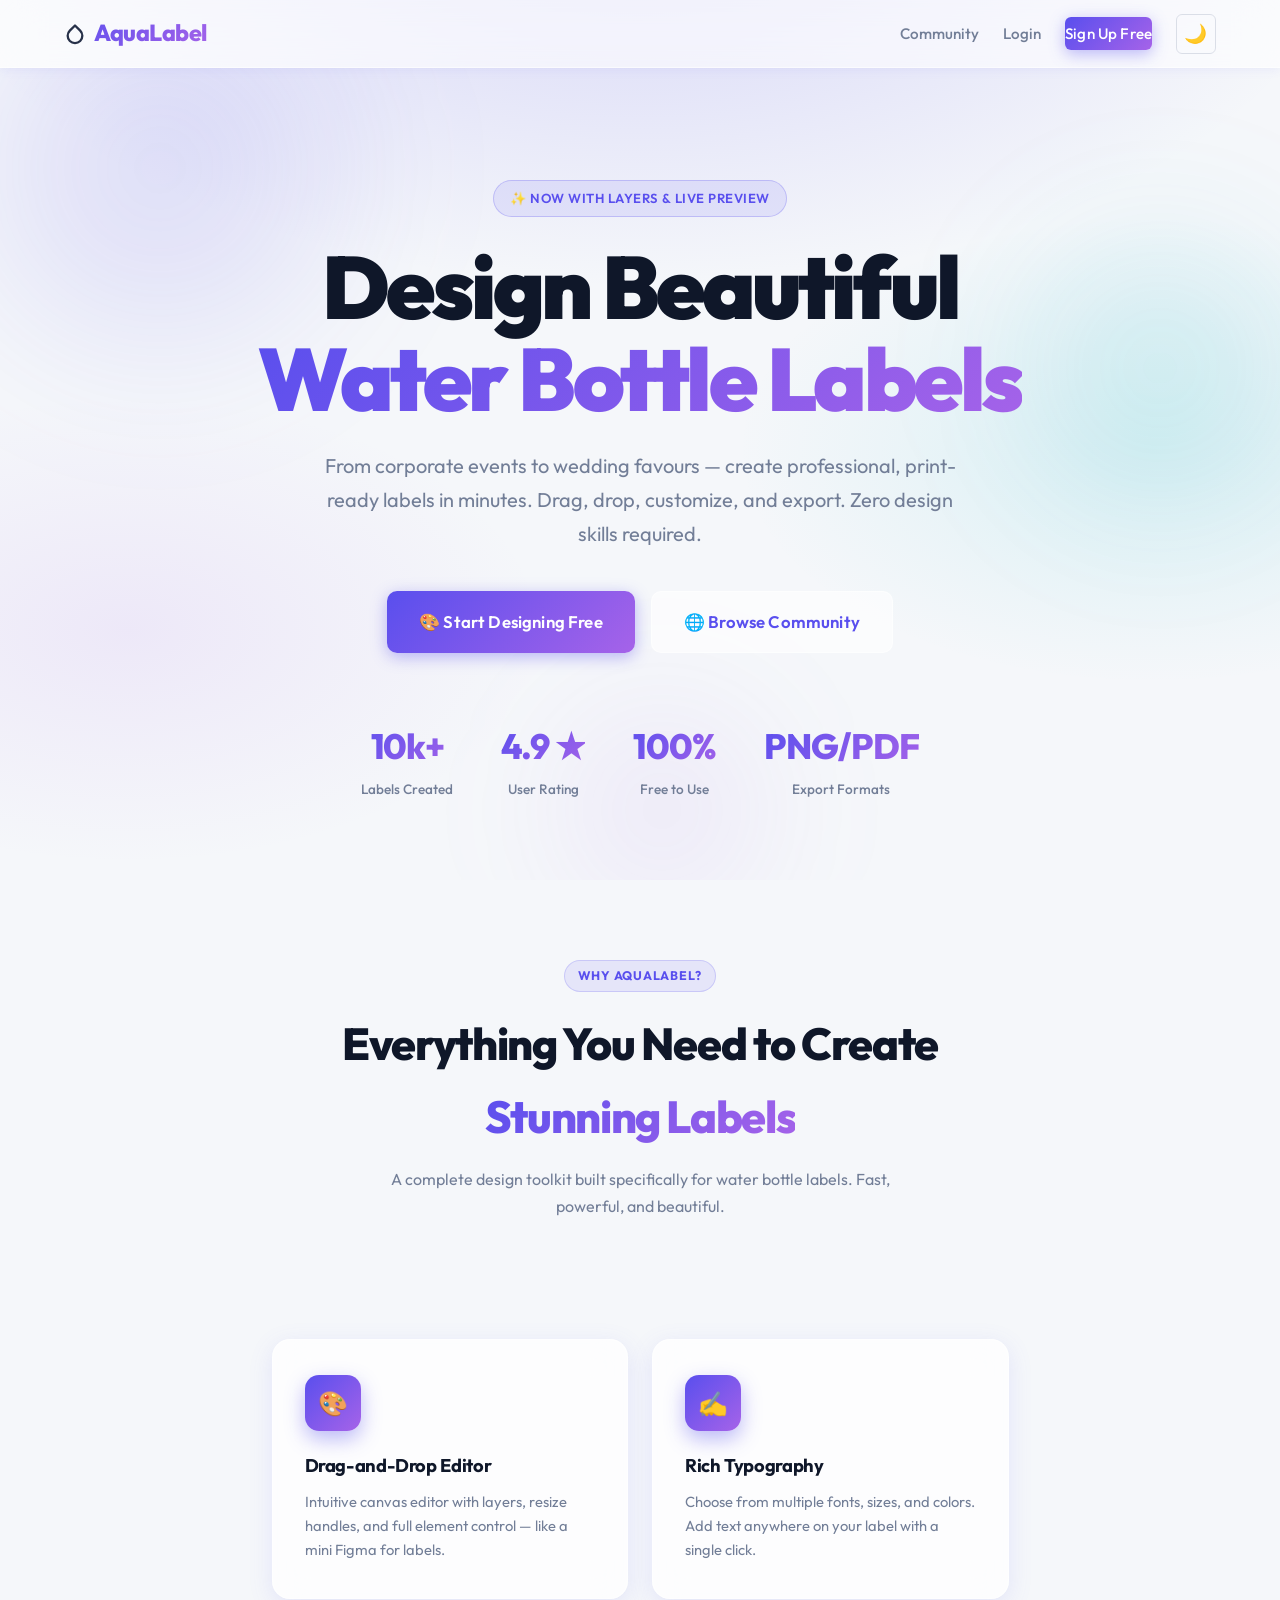
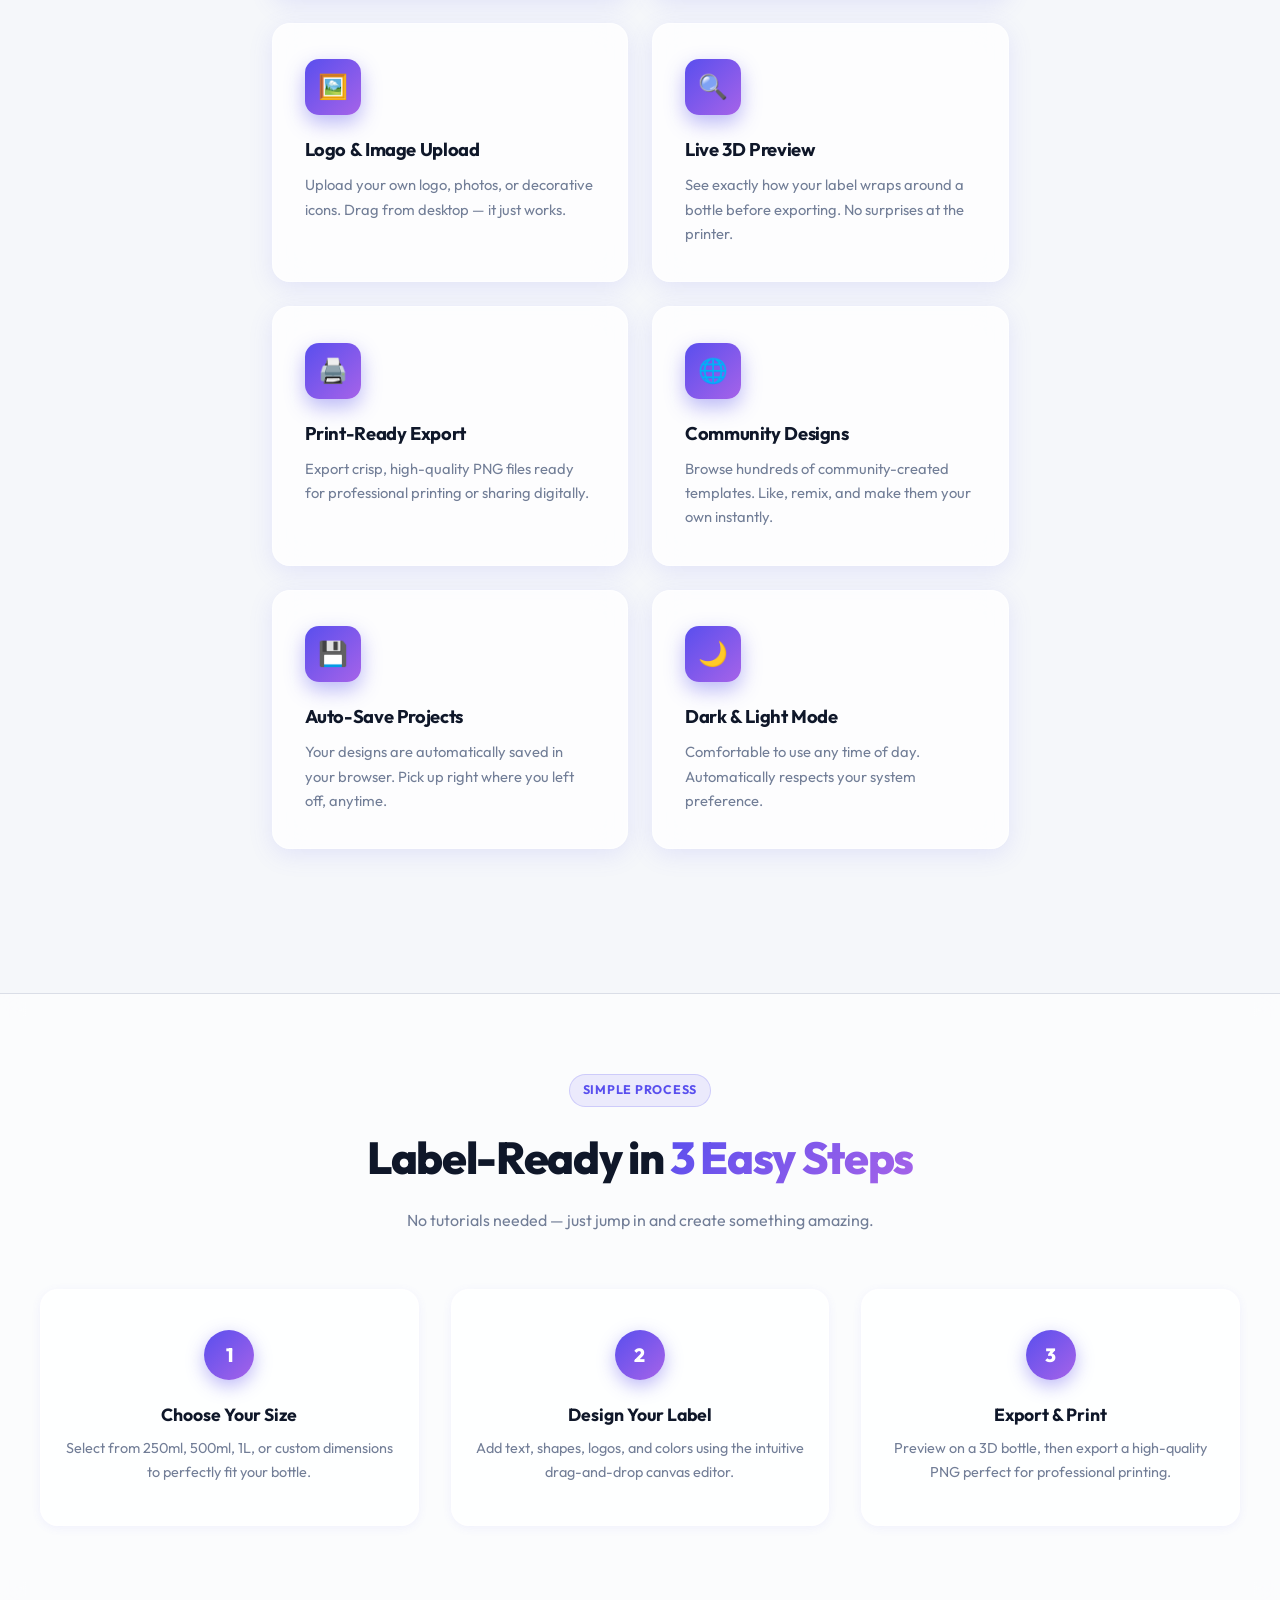
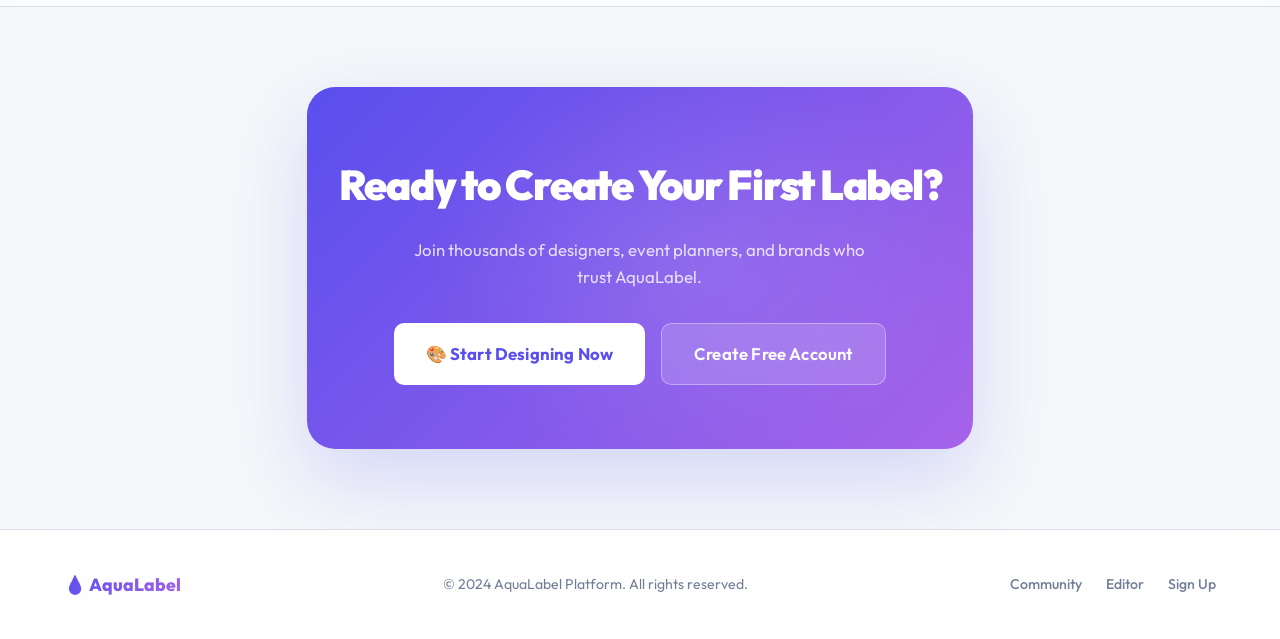
<file: index.html>
<!DOCTYPE html>
<html lang="en">
<head>
  <meta charset="UTF-8" />
  <meta name="viewport" content="width=device-width, initial-scale=1.0" />
  <title>AquaLabel — Design Beautiful Water Bottle Labels</title>
  <meta name="description" content="AquaLabel lets you create stunning custom water bottle labels in minutes. Drag-and-drop editor, rich templates, and instant PNG export. No design skills required." />
  <link rel="stylesheet" href="css/style.css" />
  <link rel="preconnect" href="https://fonts.googleapis.com" />
  <link rel="preconnect" href="https://fonts.gstatic.com" crossorigin />
  <link href="https://fonts.googleapis.com/css2?family=Outfit:wght@300;400;500;600;700;800;900&display=swap" rel="stylesheet" />
  <script>
    (function () {
      const t = localStorage.getItem("theme");
      const d = window.matchMedia("(prefers-color-scheme: dark)").matches;
      if (t === "dark" || (!t && d)) document.documentElement.setAttribute("data-theme", "dark");
    })();
  </script>
</head>
<body>
  <!-- NAVBAR rendered by main.js -->

  <!-- ── HERO ── -->
  <header class="hero">
    <div class="hero-orb hero-orb-1"></div>
    <div class="hero-orb hero-orb-2"></div>
    <div class="hero-orb hero-orb-3"></div>

    <div class="container">
      <div class="hero-badge">✨ Now with Layers & Live Preview</div>

      <h1>
        Design Beautiful<br />
        <span class="highlight">Water Bottle Labels</span>
      </h1>

      <p class="hero-desc">
        From corporate events to wedding favours — create professional,
        print-ready labels in minutes. Drag, drop, customize, and export.
        Zero design skills required.
      </p>

      <div class="hero-cta">
        <a href="pages/design.html" class="btn btn-primary btn-lg">
          🎨 Start Designing Free
        </a>
        <a href="pages/community.html" class="btn btn-outline btn-lg">
          🌐 Browse Community
        </a>
      </div>

      <!-- Stats -->
      <div class="hero-stats">
        <div class="hero-stat-item">
          <div class="hero-stat-value">10k+</div>
          <div class="hero-stat-label">Labels Created</div>
        </div>
        <div class="hero-stat-item">
          <div class="hero-stat-value">4.9 ★</div>
          <div class="hero-stat-label">User Rating</div>
        </div>
        <div class="hero-stat-item">
          <div class="hero-stat-value">100%</div>
          <div class="hero-stat-label">Free to Use</div>
        </div>
        <div class="hero-stat-item">
          <div class="hero-stat-value">PNG/PDF</div>
          <div class="hero-stat-label">Export Formats</div>
        </div>
      </div>
    </div>
  </header>

  <!-- ── FEATURES ── -->
  <section class="container section-pad">
    <div class="section-header">
      <div class="section-tag">Why AquaLabel?</div>
      <h2>Everything You Need to Create<br /><span class="text-gradient">Stunning Labels</span></h2>
      <p>A complete design toolkit built specifically for water bottle labels. Fast, powerful, and beautiful.</p>
    </div>

    <div class="features-grid">
      <div class="feature-card" style="animation-delay: 0.05s;">
        <div class="feature-icon-wrap">🎨</div>
        <h3>Drag-and-Drop Editor</h3>
        <p>Intuitive canvas editor with layers, resize handles, and full element control — like a mini Figma for labels.</p>
      </div>
      <div class="feature-card" style="animation-delay: 0.12s;">
        <div class="feature-icon-wrap">✍️</div>
        <h3>Rich Typography</h3>
        <p>Choose from multiple fonts, sizes, and colors. Add text anywhere on your label with a single click.</p>
      </div>
      <div class="feature-card" style="animation-delay: 0.19s;">
        <div class="feature-icon-wrap">🖼️</div>
        <h3>Logo & Image Upload</h3>
        <p>Upload your own logo, photos, or decorative icons. Drag from desktop — it just works.</p>
      </div>
      <div class="feature-card" style="animation-delay: 0.26s;">
        <div class="feature-icon-wrap">🔍</div>
        <h3>Live 3D Preview</h3>
        <p>See exactly how your label wraps around a bottle before exporting. No surprises at the printer.</p>
      </div>
      <div class="feature-card" style="animation-delay: 0.33s;">
        <div class="feature-icon-wrap">🖨️</div>
        <h3>Print-Ready Export</h3>
        <p>Export crisp, high-quality PNG files ready for professional printing or sharing digitally.</p>
      </div>
      <div class="feature-card" style="animation-delay: 0.40s;">
        <div class="feature-icon-wrap">🌐</div>
        <h3>Community Designs</h3>
        <p>Browse hundreds of community-created templates. Like, remix, and make them your own instantly.</p>
      </div>
      <div class="feature-card" style="animation-delay: 0.47s;">
        <div class="feature-icon-wrap">💾</div>
        <h3>Auto-Save Projects</h3>
        <p>Your designs are automatically saved in your browser. Pick up right where you left off, anytime.</p>
      </div>
      <div class="feature-card" style="animation-delay: 0.54s;">
        <div class="feature-icon-wrap">🌙</div>
        <h3>Dark & Light Mode</h3>
        <p>Comfortable to use any time of day. Automatically respects your system preference.</p>
      </div>
    </div>
  </section>

  <!-- ── HOW IT WORKS ── -->
  <section style="background: var(--glass-bg); backdrop-filter: blur(12px); border-top: 1px solid var(--border); border-bottom: 1px solid var(--border);">
    <div class="container section-pad">
      <div class="section-header">
        <div class="section-tag">Simple Process</div>
        <h2>Label-Ready in <span class="text-gradient">3 Easy Steps</span></h2>
        <p>No tutorials needed — just jump in and create something amazing.</p>
      </div>

      <div class="steps-grid">
        <div class="step-card" style="animation-delay: 0.05s;">
          <div class="step-number">1</div>
          <h3>Choose Your Size</h3>
          <p>Select from 250ml, 500ml, 1L, or custom dimensions to perfectly fit your bottle.</p>
        </div>
        <div class="step-card" style="animation-delay: 0.15s;">
          <div class="step-number">2</div>
          <h3>Design Your Label</h3>
          <p>Add text, shapes, logos, and colors using the intuitive drag-and-drop canvas editor.</p>
        </div>
        <div class="step-card" style="animation-delay: 0.25s;">
          <div class="step-number">3</div>
          <h3>Export & Print</h3>
          <p>Preview on a 3D bottle, then export a high-quality PNG perfect for professional printing.</p>
        </div>
      </div>
    </div>
  </section>

  <!-- ── FINAL CTA ── -->
  <section class="container section-pad" style="text-align: center;">
    <div style="background: var(--gradient-primary); border-radius: var(--radius-xl); padding: 4rem 2rem; position: relative; overflow: hidden; box-shadow: var(--shadow-xl);">
      <div style="position: absolute; inset: 0; background: radial-gradient(ellipse 60% 80% at 60% 50%, rgba(255,255,255,0.1) 0%, transparent 70%); pointer-events: none;"></div>
      <div style="position: relative; z-index: 1;">
        <h2 style="font-size: clamp(1.6rem, 4vw, 2.6rem); font-weight: 900; color: white; letter-spacing: -0.03em; margin-bottom: 1rem;">
          Ready to Create Your First Label?
        </h2>
        <p style="color: rgba(255,255,255,0.80); font-size: 1.05rem; max-width: 480px; margin: 0 auto 2rem;">
          Join thousands of designers, event planners, and brands who trust AquaLabel.
        </p>
        <div style="display: flex; gap: 1rem; justify-content: center; flex-wrap: wrap;">
          <a href="pages/design.html" class="btn btn-lg" style="background: white; color: var(--primary); font-weight: 700;">
            🎨 Start Designing Now
          </a>
          <a href="pages/signup.html" class="btn btn-lg" style="background: rgba(255,255,255,0.15); color: white; border: 1.5px solid rgba(255,255,255,0.35); backdrop-filter: blur(8px);">
            Create Free Account
          </a>
        </div>
      </div>
    </div>
  </section>

  <!-- FOOTER -->
  <footer>
    <div class="container">
      <div class="footer-content">
        <span class="footer-logo">💧 AquaLabel</span>
        <p>© 2024 AquaLabel Platform. All rights reserved.</p>
        <div class="footer-links">
          <a href="pages/community.html">Community</a>
          <a href="pages/design.html">Editor</a>
          <a href="pages/signup.html">Sign Up</a>
        </div>
      </div>
    </div>
  </footer>

  <script src="js/main.js"></script>

  <!-- Scroll-reveal animation for cards -->
  <script>
    const observer = new IntersectionObserver(
      (entries) => {
        entries.forEach((entry, i) => {
          if (entry.isIntersecting) {
            entry.target.style.opacity = '1';
            entry.target.style.transform = 'translateY(0)';
            observer.unobserve(entry.target);
          }
        });
      },
      { threshold: 0.1, rootMargin: '0px 0px -40px 0px' }
    );

    document.querySelectorAll('.feature-card, .step-card').forEach((el, i) => {
      el.style.opacity = '0';
      el.style.transform = 'translateY(32px)';
      el.style.transition = `opacity 0.6s ease ${i * 0.07}s, transform 0.6s ease ${i * 0.07}s`;
      observer.observe(el);
    });
  </script>
</body>
</html>
</file>
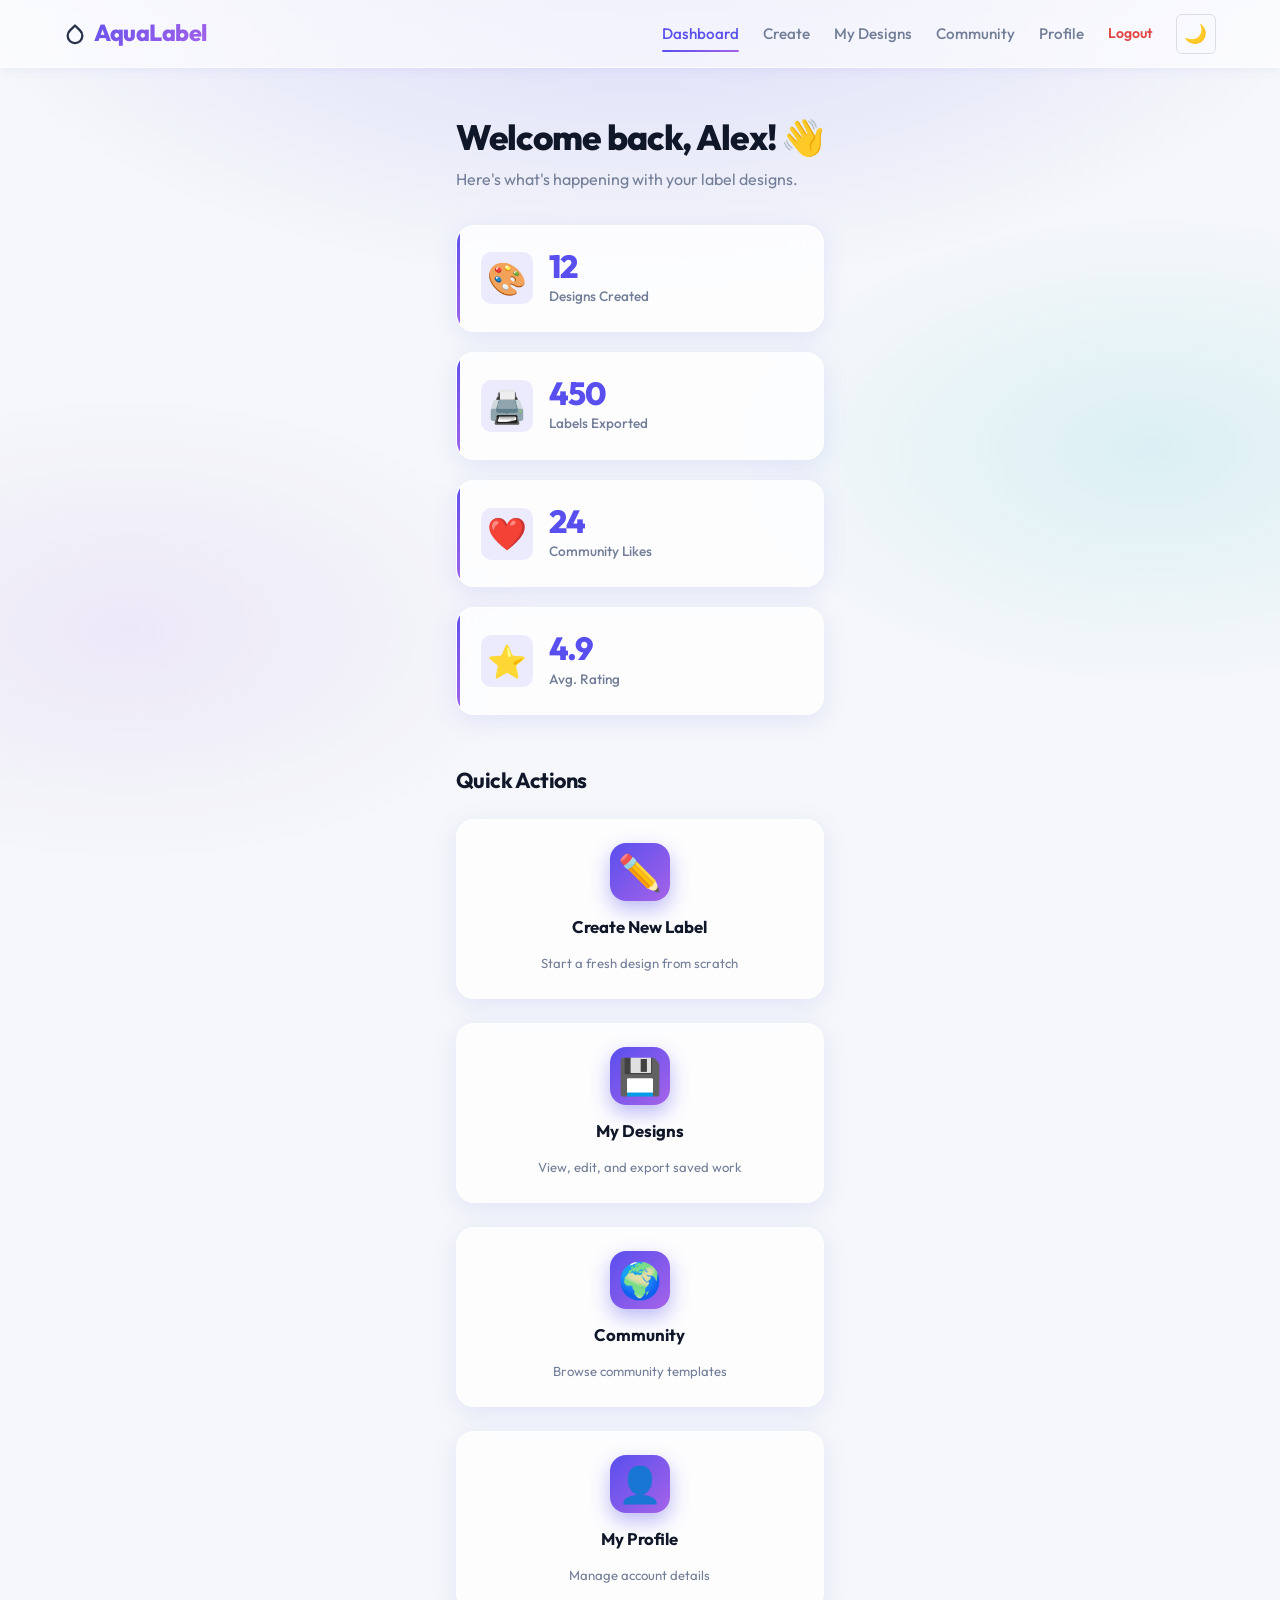
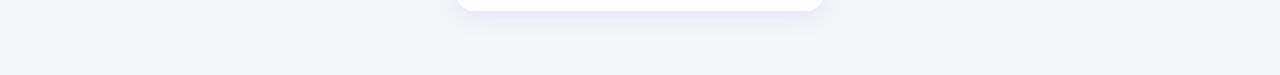
<file: dashboard.html>
<!DOCTYPE html>
<html lang="en">
<head>
  <meta charset="UTF-8" />
  <meta name="viewport" content="width=device-width, initial-scale=1.0" />
  <title>Dashboard — AquaLabel</title>
  <meta name="description" content="Your AquaLabel dashboard — track stats, manage designs, and jump straight into creating." />
  <link rel="stylesheet" href="css/style.css" />
  <link href="https://fonts.googleapis.com/css2?family=Outfit:wght@300;400;500;600;700;800;900&display=swap" rel="stylesheet" />
  <script>
    (function () {
      const t = localStorage.getItem("theme");
      const d = window.matchMedia("(prefers-color-scheme: dark)").matches;
      if (t === "dark" || (!t && d)) document.documentElement.setAttribute("data-theme", "dark");
    })();
  </script>
</head>
<body>

  <div class="container" style="padding-top: 2.5rem; padding-bottom: 4rem;">
    <!-- Header -->
    <div class="dashboard-header">
      <h1 id="welcome-msg">Welcome Back! 👋</h1>
      <p>Here's what's happening with your label designs.</p>
    </div>

    <!-- Stats -->
    <div class="stats-grid">
      <div class="stat-card" style="animation-delay: 0.05s;">
        <div class="stat-icon">🎨</div>
        <div>
          <div class="stat-value" id="stat-created">0</div>
          <div class="stat-label">Designs Created</div>
        </div>
      </div>
      <div class="stat-card" style="animation-delay: 0.12s;">
        <div class="stat-icon">🖨️</div>
        <div>
          <div class="stat-value" id="stat-printed">0</div>
          <div class="stat-label">Labels Exported</div>
        </div>
      </div>
      <div class="stat-card" style="animation-delay: 0.19s;">
        <div class="stat-icon">❤️</div>
        <div>
          <div class="stat-value">24</div>
          <div class="stat-label">Community Likes</div>
        </div>
      </div>
      <div class="stat-card" style="animation-delay: 0.26s;">
        <div class="stat-icon">⭐</div>
        <div>
          <div class="stat-value">4.9</div>
          <div class="stat-label">Avg. Rating</div>
        </div>
      </div>
    </div>

    <!-- Quick Actions -->
    <h2 style="font-size: 1.35rem; font-weight: 700; color: var(--text-heading); letter-spacing: -0.02em; margin-bottom: 1.25rem;">
      Quick Actions
    </h2>
    <div class="dashboard-actions">
      <a href="design.html" class="action-card" style="animation-delay: 0.05s;">
        <div class="action-icon">✏️</div>
        <h3>Create New Label</h3>
        <p>Start a fresh design from scratch</p>
      </a>
      <a href="saved-designs.html" class="action-card" style="animation-delay: 0.12s;">
        <div class="action-icon">💾</div>
        <h3>My Designs</h3>
        <p>View, edit, and export saved work</p>
      </a>
      <a href="community.html" class="action-card" style="animation-delay: 0.19s;">
        <div class="action-icon">🌍</div>
        <h3>Community</h3>
        <p>Browse community templates</p>
      </a>
      <a href="profile.html" class="action-card" style="animation-delay: 0.26s;">
        <div class="action-icon">👤</div>
        <h3>My Profile</h3>
        <p>Manage account details</p>
      </a>
    </div>
  </div>

  <script src="js/data.js"></script>
  <script src="js/main.js"></script>
  <script>
    document.addEventListener("DOMContentLoaded", () => {
      const user = window.App.Data.getUser();
      if (user) {
        document.getElementById("welcome-msg").textContent = `Welcome back, ${user.name.split(' ')[0]}! 👋`;
        document.getElementById("stat-created").textContent = user.stats.created;
        document.getElementById("stat-printed").textContent = user.stats.printed;
      }

      // Scroll-reveal
      const observer = new IntersectionObserver(
        (entries) => entries.forEach(e => {
          if (e.isIntersecting) { e.target.style.opacity = '1'; e.target.style.transform = 'translateY(0)'; observer.unobserve(e.target); }
        }),
        { threshold: 0.1, rootMargin: '0px 0px -30px 0px' }
      );
      document.querySelectorAll('.stat-card, .action-card').forEach((el, i) => {
        el.style.opacity = '0';
        el.style.transform = 'translateY(24px)';
        el.style.transition = `opacity 0.5s ease ${i * 0.07}s, transform 0.5s ease ${i * 0.07}s`;
        observer.observe(el);
      });
    });
  </script>
</body>
</html>
</file>
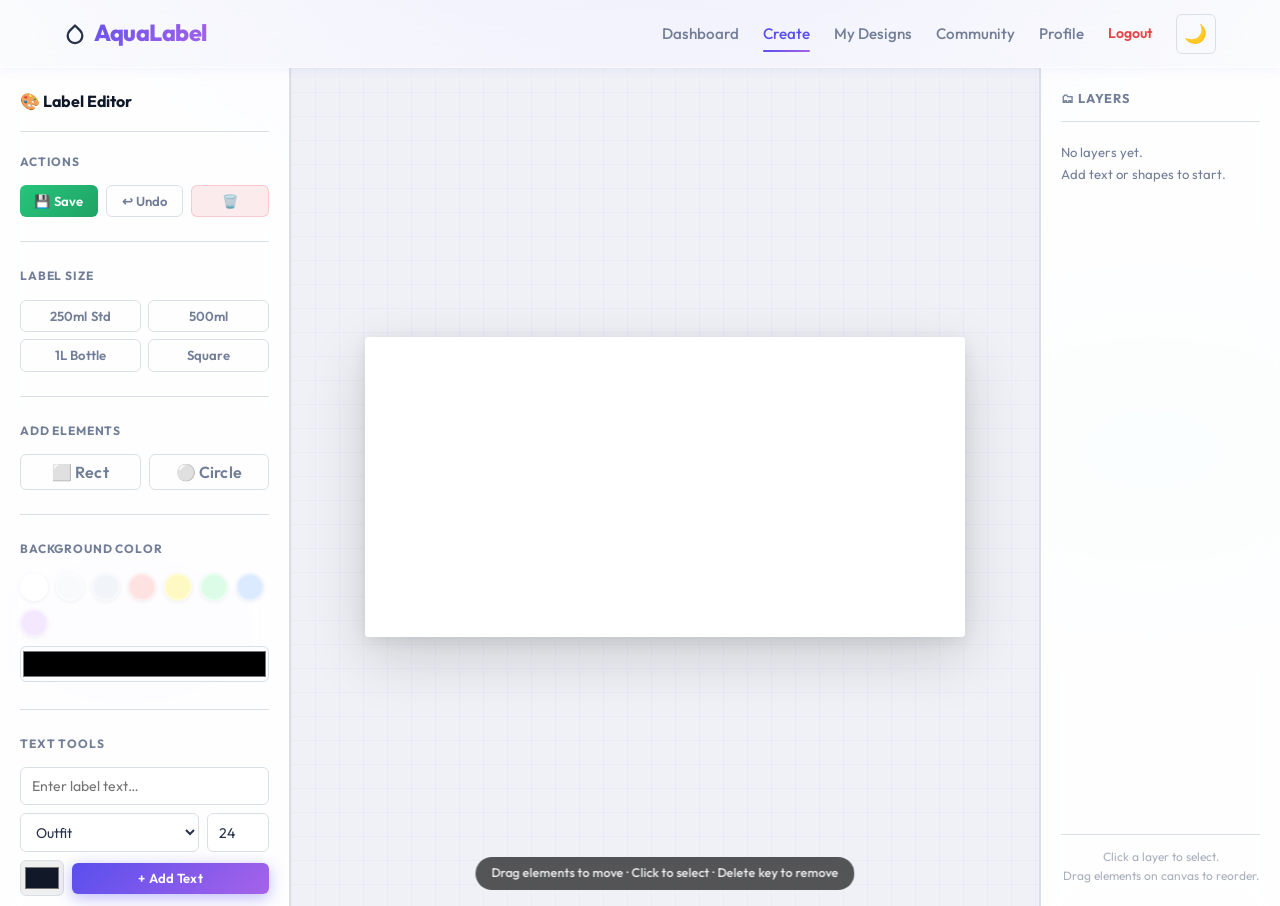
<file: design.html>
<!DOCTYPE html>
<html lang="en">
<head>
  <meta charset="UTF-8" />
  <meta name="viewport" content="width=device-width, initial-scale=1.0" />
  <title>Label Editor — AquaLabel</title>
  <meta name="description" content="Design custom water bottle labels with the AquaLabel drag-and-drop editor. Add text, shapes, images, and export in seconds." />
  <link rel="stylesheet" href="css/style.css" />
  <link href="https://fonts.googleapis.com/css2?family=Outfit:wght@300;400;500;600;700;800;900&display=swap" rel="stylesheet" />
  <script>
    (function () {
      const t = localStorage.getItem("theme");
      const d = window.matchMedia("(prefers-color-scheme: dark)").matches;
      if (t === "dark" || (!t && d)) document.documentElement.setAttribute("data-theme", "dark");
    })();
  </script>
</head>
<body style="overflow: hidden;">

  <!-- NAVBAR rendered by main.js -->

  <div class="editor-container">

    <!-- ── LEFT TOOLBAR ── -->
    <aside class="toolbar">
      <div class="toolbar-header">
        <h2>🎨 Label Editor</h2>
      </div>

      <!-- Action Buttons -->
      <div class="tool-group">
        <h3>Actions</h3>
        <div style="display: grid; grid-template-columns: 1fr 1fr 1fr; gap: 0.5rem;">
          <button class="btn btn-success btn-sm" id="save-project-btn" title="Save Design">💾 Save</button>
          <button class="btn btn-ghost btn-sm" id="undo-btn" title="Undo (Ctrl+Z)">↩ Undo</button>
          <button class="btn btn-sm" id="clear-btn" title="Clear Canvas" style="background: hsla(0,72%,58%,0.1); color: var(--danger); border: 1px solid hsla(0,72%,58%,0.2);">🗑️</button>
        </div>
      </div>

      <!-- Canvas Size -->
      <div class="tool-group">
        <h3>Label Size</h3>
        <div style="display: grid; grid-template-columns: 1fr 1fr; gap: 0.45rem;">
          <button class="btn btn-ghost btn-sm" onclick="editor.resize(600, 300)">250ml Std</button>
          <button class="btn btn-ghost btn-sm" onclick="editor.resize(800, 400)">500ml</button>
          <button class="btn btn-ghost btn-sm" onclick="editor.resize(900, 300)">1L Bottle</button>
          <button class="btn btn-ghost btn-sm" onclick="editor.resize(400, 400)">Square</button>
        </div>
      </div>

      <!-- Add Elements -->
      <div class="tool-group">
        <h3>Add Elements</h3>
        <div style="display: flex; gap: 0.5rem;">
          <button class="btn btn-ghost btn-sm" id="add-rect-btn" title="Add Rectangle" style="flex:1; font-size: 1rem;">⬜ Rect</button>
          <button class="btn btn-ghost btn-sm" id="add-circle-btn" title="Add Circle" style="flex:1; font-size: 1rem;">⚪ Circle</button>
        </div>
      </div>

      <!-- Background Color -->
      <div class="tool-group">
        <h3>Background Color</h3>
        <div class="color-picker-wrapper" id="bg-colors"></div>
        <input type="color" id="custom-bg-color" style="width: 100%; height: 36px; margin-top: 0.6rem; cursor: pointer; border-radius: var(--radius-xs); border: 1.5px solid var(--border); background: none;" title="Custom Color" />
      </div>

      <!-- Text Tools -->
      <div class="tool-group">
        <h3>Text Tools</h3>
        <input type="text" id="text-input" placeholder="Enter label text…" style="margin-bottom: 0.5rem;" />

        <div style="display: flex; gap: 0.5rem; margin-bottom: 0.5rem;">
          <select id="font-family" style="flex: 2;">
            <option value="Outfit, sans-serif">Outfit</option>
            <option value="Georgia, serif">Serif</option>
            <option value="cursive">Handwritten</option>
            <option value="monospace">Mono</option>
            <option value="Impact, sans-serif">Impact</option>
          </select>
          <input type="number" id="text-size" value="24" min="8" max="200" style="width: 62px;" />
        </div>

        <div style="display: flex; gap: 0.5rem; align-items: center;">
          <input type="color" id="text-color" value="#111827" style="height: 36px; width: 44px; padding: 2px; border: 1.5px solid var(--border); border-radius: var(--radius-xs); cursor: pointer; flex-shrink: 0;" />
          <button class="btn btn-primary btn-sm" id="add-text-btn" style="flex: 1;">+ Add Text</button>
        </div>
      </div>

      <!-- Image Upload -->
      <div class="tool-group">
        <h3>Images</h3>
        <p style="font-size: 0.78rem; color: var(--text-muted); margin-bottom: 0.5rem;">Upload or drag & drop from desktop</p>
        <label class="btn btn-outline btn-sm" style="width: 100%; cursor: pointer; justify-content: center;">
          📁 Upload Image / Logo
          <input type="file" id="image-upload" accept="image/*" style="display: none;" />
        </label>
      </div>

      <!-- Properties Panel -->
      <div id="properties-panel" class="tool-group" style="display: none;">
        <h3>Properties</h3>
        <div id="prop-content"></div>
      </div>

      <!-- Selection Tools & Export -->
      <div class="tool-group" style="margin-top: auto;">
        <div id="selection-tools" style="display: none; margin-bottom: 1rem;">
          <h3>Selection</h3>
          <div style="display: flex; gap: 0.5rem; margin-bottom: 0.5rem;">
            <button class="btn btn-ghost btn-sm" onclick="editor.moveLayer('up')" style="flex:1;" title="Move layer forward">⬆ Front</button>
            <button class="btn btn-ghost btn-sm" onclick="editor.moveLayer('down')" style="flex:1;" title="Move layer back">⬇ Back</button>
          </div>
          <button class="btn btn-sm" id="delete-el-btn" style="width:100%; background: hsla(0,72%,58%,0.1); color: var(--danger); border: 1px solid hsla(0,72%,58%,0.2);">🗑️ Remove Element</button>
        </div>

        <button class="btn btn-sm" id="preview-btn" style="width: 100%; margin-bottom: 0.5rem; background: linear-gradient(135deg, hsl(270,75%,65%), hsl(244,82%,62%)); color: white;">
          👓 Preview on Bottle
        </button>
        <button class="btn btn-primary btn-sm" id="export-btn" style="width: 100%;">
          ⬇ Export PNG
        </button>
      </div>
    </aside>

    <!-- ── CANVAS ── -->
    <main class="canvas-area">
      <canvas id="editor-canvas"></canvas>
      <div class="canvas-hint">Drag elements to move · Click to select · Delete key to remove</div>
    </main>

    <!-- ── RIGHT LAYERS PANEL ── -->
    <aside class="layers-panel">
      <h3>🗂 Layers</h3>
      <div id="layers-list" style="display: flex; flex-direction: column; gap: 0.3rem; flex: 1;">
        <p style="font-size: 0.82rem; color: var(--text-muted); margin-top: 0.5rem;" id="layers-empty">
          No layers yet.<br/>Add text or shapes to start.
        </p>
      </div>

      <div style="border-top: 1px solid var(--border); padding-top: 0.75rem; margin-top: 0.75rem;">
        <p style="font-size: 0.75rem; color: var(--text-faint); text-align: center;">
          Click a layer to select.<br/>Drag elements on canvas to reorder.
        </p>
      </div>
    </aside>
  </div>

  <!-- ── 3D BOTTLE PREVIEW MODAL ── -->
  <div id="preview-modal" class="modal-overlay">
    <div class="modal-content">
      <h2>Live Bottle Preview</h2>
      <div class="bottle-scene">
        <div class="bottle-container">
          <div class="bottle-cap"></div>
          <div class="bottle-neck"></div>
          <div class="bottle-body">
            <div class="bottle-highlight"></div>
            <div id="bottle-label" class="bottle-label-wrap"></div>
          </div>
        </div>
      </div>
      <button class="btn btn-outline" onclick="document.getElementById('preview-modal').style.display='none'" style="width: 100%;">
        ✕ Close Preview
      </button>
    </div>
  </div>

  <script src="js/data.js"></script>
  <script src="js/main.js"></script>
  <script src="js/editor.js"></script>
</body>
</html>
</file>
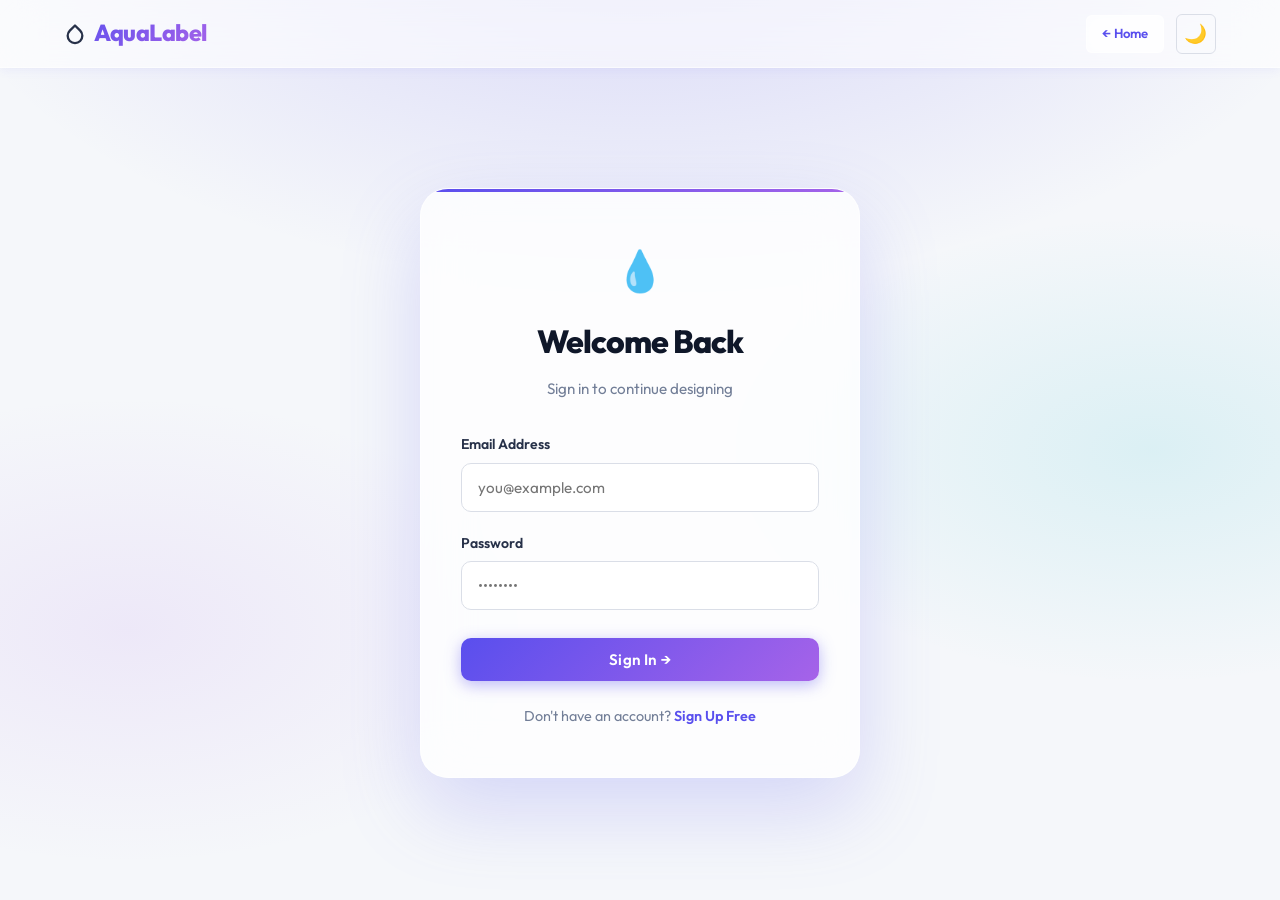
<file: login.html>
<!DOCTYPE html>
<html lang="en">
<head>
  <meta charset="UTF-8" />
  <meta name="viewport" content="width=device-width, initial-scale=1.0" />
  <title>Sign In — AquaLabel</title>
  <meta name="description" content="Sign in to your AquaLabel account to access your designs and dashboard." />
  <link rel="stylesheet" href="css/style.css" />
  <link href="https://fonts.googleapis.com/css2?family=Outfit:wght@300;400;500;600;700;800;900&display=swap" rel="stylesheet" />
  <script>
    (function () {
      const t = localStorage.getItem("theme");
      const d = window.matchMedia("(prefers-color-scheme: dark)").matches;
      if (t === "dark" || (!t && d)) document.documentElement.setAttribute("data-theme", "dark");
    })();
  </script>
</head>
<body>
  <div class="auth-container">
    <div class="auth-card">
      <div style="font-size: 2.5rem; margin-bottom: 0.75rem;">💧</div>
      <h2>Welcome Back</h2>
      <p class="auth-subtitle">Sign in to continue designing</p>

      <form action="dashboard.html" method="get" id="login-form">
        <div class="form-group">
          <label for="login-email">Email Address</label>
          <input type="email" id="login-email" placeholder="you@example.com" required />
        </div>
        <div class="form-group">
          <label for="login-password">Password</label>
          <input type="password" id="login-password" placeholder="••••••••" required />
        </div>
        <button type="submit" class="btn btn-primary" style="width: 100%; margin-top: 0.5rem;">
          Sign In →
        </button>
      </form>

      <div class="auth-footer">
        Don't have an account? <a href="signup.html">Sign Up Free</a>
      </div>
    </div>
  </div>

  <script src="js/main.js"></script>
</body>
</html>
</file>
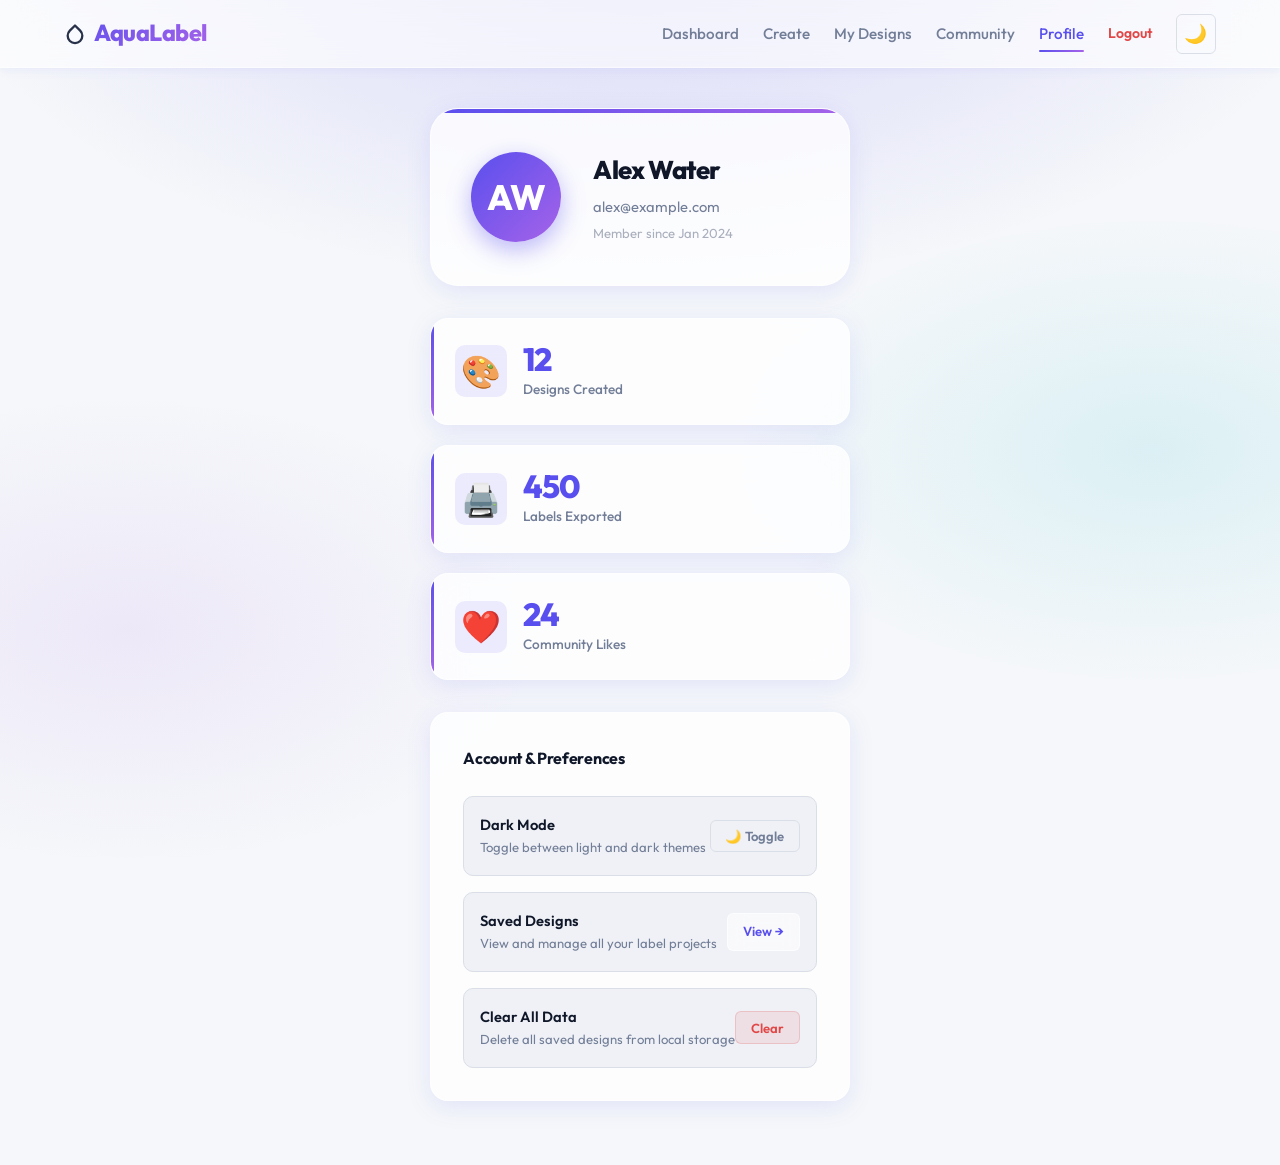
<file: profile.html>
<!DOCTYPE html>
<html lang="en">
<head>
  <meta charset="UTF-8" />
  <meta name="viewport" content="width=device-width, initial-scale=1.0" />
  <title>My Profile — AquaLabel</title>
  <meta name="description" content="View and manage your AquaLabel profile, stats, and account details." />
  <link rel="stylesheet" href="css/style.css" />
  <link href="https://fonts.googleapis.com/css2?family=Outfit:wght@300;400;500;600;700;800;900&display=swap" rel="stylesheet" />
  <script>
    (function () {
      const t = localStorage.getItem("theme");
      const d = window.matchMedia("(prefers-color-scheme: dark)").matches;
      if (t === "dark" || (!t && d)) document.documentElement.setAttribute("data-theme", "dark");
    })();
  </script>
</head>
<body>

  <div class="container" style="padding-top: 2.5rem; padding-bottom: 4rem; max-width: 700px;">

    <!-- Profile Header Card -->
    <div class="profile-header-card">
      <div class="profile-avatar" id="p-avatar">?</div>
      <div class="profile-info">
        <h2 id="p-name">Loading…</h2>
        <p id="p-email">…</p>
        <p style="margin-top: 0.25rem; font-size: 0.82rem; color: var(--text-faint);" id="p-joined">Member since …</p>
      </div>
    </div>

    <!-- Stats -->
    <div class="stats-grid" style="margin-bottom: 2rem;">
      <div class="stat-card" style="animation-delay:0.05s;">
        <div class="stat-icon">🎨</div>
        <div>
          <div class="stat-value" id="p-created">0</div>
          <div class="stat-label">Designs Created</div>
        </div>
      </div>
      <div class="stat-card" style="animation-delay:0.12s;">
        <div class="stat-icon">🖨️</div>
        <div>
          <div class="stat-value" id="p-printed">0</div>
          <div class="stat-label">Labels Exported</div>
        </div>
      </div>
      <div class="stat-card" style="animation-delay:0.19s;">
        <div class="stat-icon">❤️</div>
        <div>
          <div class="stat-value">24</div>
          <div class="stat-label">Community Likes</div>
        </div>
      </div>
    </div>

    <!-- Preferences Card -->
    <div style="background: var(--bg-card); border: 1px solid var(--glass-border); border-radius: var(--radius); padding: 2rem; box-shadow: var(--shadow-md);">
      <h3 style="font-size: 1rem; font-weight: 700; color: var(--text-heading); margin-bottom: 1.5rem; letter-spacing: -0.02em;">Account &amp; Preferences</h3>

      <div style="display: flex; flex-direction: column; gap: 1rem;">
        <div style="display: flex; align-items: center; justify-content: space-between; padding: 1rem; background: var(--bg-page); border-radius: var(--radius-sm); border: 1px solid var(--border);">
          <div>
            <div style="font-weight: 600; font-size: 0.92rem; color: var(--text-heading);">Dark Mode</div>
            <div style="font-size: 0.82rem; color: var(--text-muted);">Toggle between light and dark themes</div>
          </div>
          <button id="profile-theme-toggle" class="btn btn-ghost btn-sm">🌙 Toggle</button>
        </div>

        <div style="display: flex; align-items: center; justify-content: space-between; padding: 1rem; background: var(--bg-page); border-radius: var(--radius-sm); border: 1px solid var(--border);">
          <div>
            <div style="font-weight: 600; font-size: 0.92rem; color: var(--text-heading);">Saved Designs</div>
            <div style="font-size: 0.82rem; color: var(--text-muted);">View and manage all your label projects</div>
          </div>
          <a href="saved-designs.html" class="btn btn-outline btn-sm">View →</a>
        </div>

        <div style="display: flex; align-items: center; justify-content: space-between; padding: 1rem; background: var(--bg-page); border-radius: var(--radius-sm); border: 1px solid var(--border);">
          <div>
            <div style="font-weight: 600; font-size: 0.92rem; color: var(--text-heading);">Clear All Data</div>
            <div style="font-size: 0.82rem; color: var(--text-muted);">Delete all saved designs from local storage</div>
          </div>
          <button onclick="clearData()" class="btn btn-sm" style="background:hsla(0,72%,58%,0.1);color:var(--danger);border:1px solid hsla(0,72%,58%,0.2);">Clear</button>
        </div>
      </div>
    </div>
  </div>

  <script src="js/data.js"></script>
  <script src="js/main.js"></script>
  <script>
    document.addEventListener("DOMContentLoaded", () => {
      const user = window.App.Data.getUser();
      if (user) {
        const initials = user.name.split(' ').map(n => n[0]).join('').slice(0, 2).toUpperCase();
        document.getElementById("p-avatar").textContent = initials;
        document.getElementById("p-name").textContent = user.name;
        document.getElementById("p-email").textContent = user.email;
        document.getElementById("p-joined").textContent = `Member since ${user.joined}`;
        document.getElementById("p-created").textContent = user.stats.created;
        document.getElementById("p-printed").textContent = user.stats.printed;
      }

      document.getElementById("profile-theme-toggle").addEventListener("click", () => {
        const current = document.documentElement.getAttribute("data-theme");
        const next = current === "dark" ? null : "dark";
        if (next) document.documentElement.setAttribute("data-theme", "dark");
        else document.documentElement.removeAttribute("data-theme");
        localStorage.setItem("theme", next || "light");
        window.App.showToast("Theme switched!", "info");
      });
    });

    window.clearData = () => {
      if (confirm("This will delete ALL your saved designs. Are you sure?")) {
        localStorage.removeItem("app_designs");
        window.App.showToast("All designs cleared.", "info");
        setTimeout(() => location.reload(), 800);
      }
    };
  </script>
</body>
</html>
</file>
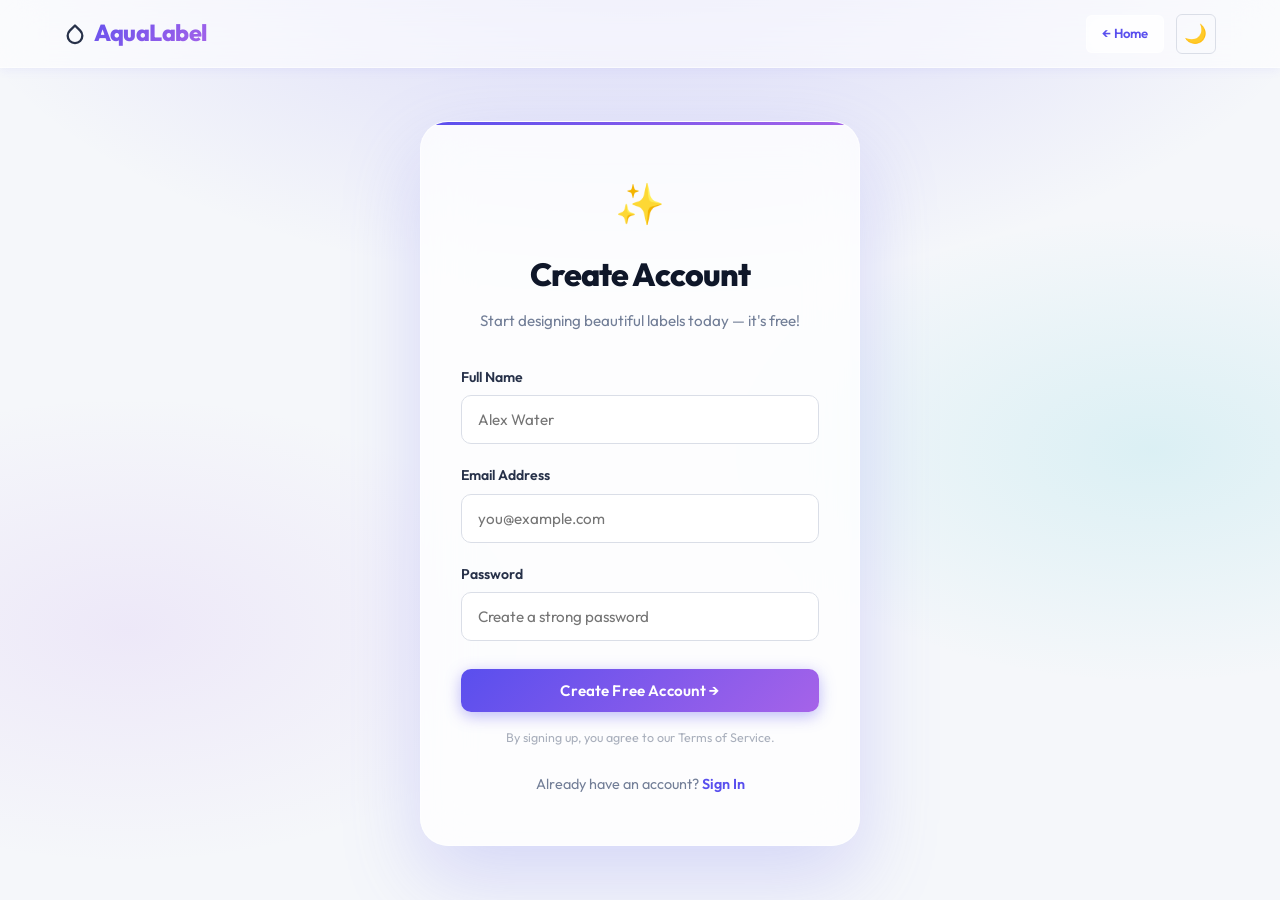
<file: signup.html>
<!DOCTYPE html>
<html lang="en">
<head>
  <meta charset="UTF-8" />
  <meta name="viewport" content="width=device-width, initial-scale=1.0" />
  <title>Create Account — AquaLabel</title>
  <meta name="description" content="Join AquaLabel and start creating beautiful custom water bottle labels for free." />
  <link rel="stylesheet" href="css/style.css" />
  <link href="https://fonts.googleapis.com/css2?family=Outfit:wght@300;400;500;600;700;800;900&display=swap" rel="stylesheet" />
  <script>
    (function () {
      const t = localStorage.getItem("theme");
      const d = window.matchMedia("(prefers-color-scheme: dark)").matches;
      if (t === "dark" || (!t && d)) document.documentElement.setAttribute("data-theme", "dark");
    })();
  </script>
</head>
<body>
  <div class="auth-container">
    <div class="auth-card">
      <div style="font-size: 2.5rem; margin-bottom: 0.75rem;">✨</div>
      <h2>Create Account</h2>
      <p class="auth-subtitle">Start designing beautiful labels today — it's free!</p>

      <form action="dashboard.html" method="get" id="signup-form">
        <div class="form-group">
          <label for="signup-name">Full Name</label>
          <input type="text" id="signup-name" placeholder="Alex Water" required />
        </div>
        <div class="form-group">
          <label for="signup-email">Email Address</label>
          <input type="email" id="signup-email" placeholder="you@example.com" required />
        </div>
        <div class="form-group">
          <label for="signup-password">Password</label>
          <input type="password" id="signup-password" placeholder="Create a strong password" required />
        </div>
        <button type="submit" class="btn btn-primary" style="width: 100%; margin-top: 0.5rem;">
          Create Free Account →
        </button>
      </form>

      <p style="font-size: 0.78rem; color: var(--text-faint); margin-top: 1rem; text-align: center;">
        By signing up, you agree to our Terms of Service.
      </p>

      <div class="auth-footer">
        Already have an account? <a href="login.html">Sign In</a>
      </div>
    </div>
  </div>

  <script src="js/main.js"></script>
</body>
</html>
</file>
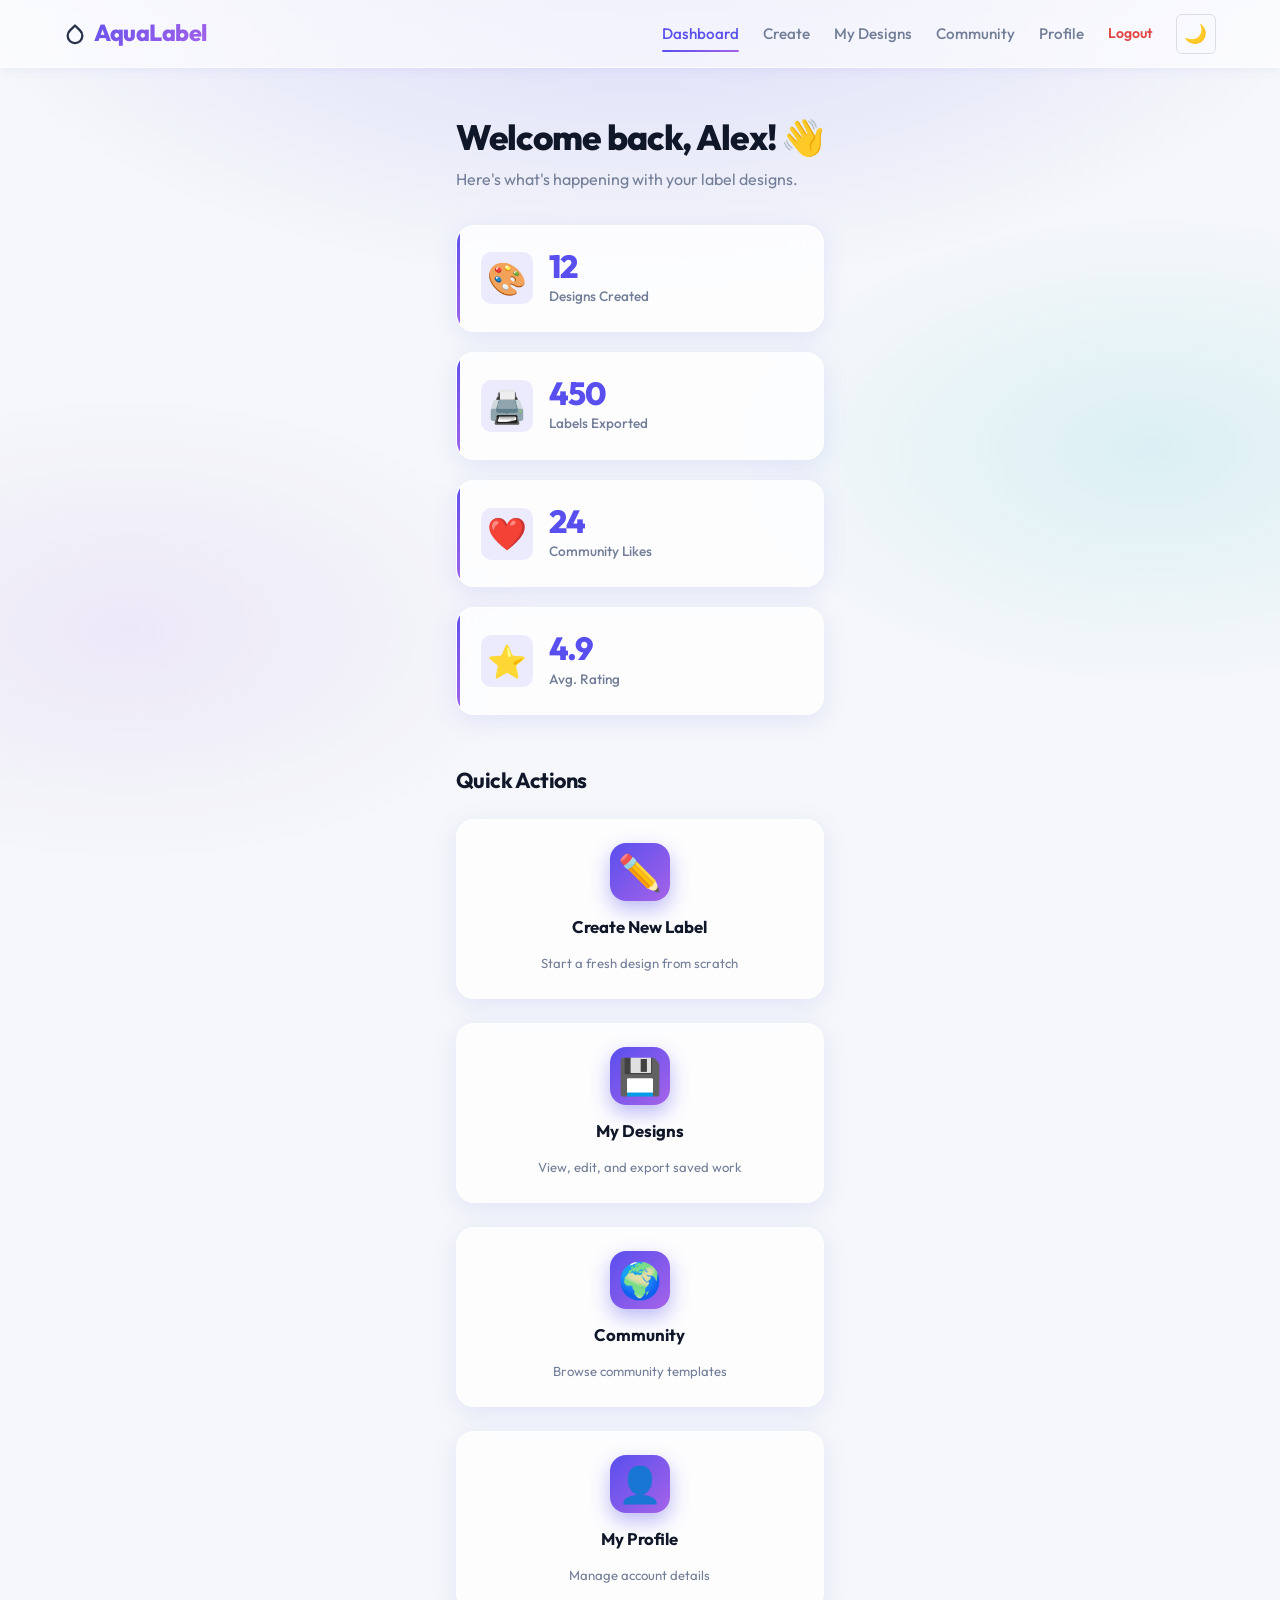
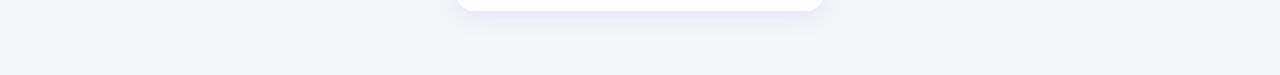
<file: pages/dashboard.html>
<!DOCTYPE html>
<html lang="en">
<head>
  <meta charset="UTF-8" />
  <meta name="viewport" content="width=device-width, initial-scale=1.0" />
  <title>Dashboard — AquaLabel</title>
  <meta name="description" content="Your AquaLabel dashboard — track stats, manage designs, and jump straight into creating." />
  <link rel="stylesheet" href="../css/style.css" />
  <link href="https://fonts.googleapis.com/css2?family=Outfit:wght@300;400;500;600;700;800;900&display=swap" rel="stylesheet" />
  <script>
    (function () {
      const t = localStorage.getItem("theme");
      const d = window.matchMedia("(prefers-color-scheme: dark)").matches;
      if (t === "dark" || (!t && d)) document.documentElement.setAttribute("data-theme", "dark");
    })();
  </script>
</head>
<body>

  <div class="container" style="padding-top: 2.5rem; padding-bottom: 4rem;">
    <div class="dashboard-header">
      <h1 id="welcome-msg">Welcome Back! 👋</h1>
      <p>Here's what's happening with your label designs.</p>
    </div>

    <div class="stats-grid">
      <div class="stat-card" style="animation-delay: 0.05s;">
        <div class="stat-icon">🎨</div>
        <div>
          <div class="stat-value" id="stat-created">0</div>
          <div class="stat-label">Designs Created</div>
        </div>
      </div>
      <div class="stat-card" style="animation-delay: 0.12s;">
        <div class="stat-icon">🖨️</div>
        <div>
          <div class="stat-value" id="stat-printed">0</div>
          <div class="stat-label">Labels Exported</div>
        </div>
      </div>
      <div class="stat-card" style="animation-delay: 0.19s;">
        <div class="stat-icon">❤️</div>
        <div>
          <div class="stat-value">24</div>
          <div class="stat-label">Community Likes</div>
        </div>
      </div>
      <div class="stat-card" style="animation-delay: 0.26s;">
        <div class="stat-icon">⭐</div>
        <div>
          <div class="stat-value">4.9</div>
          <div class="stat-label">Avg. Rating</div>
        </div>
      </div>
    </div>

    <h2 style="font-size: 1.35rem; font-weight: 700; color: var(--text-heading); letter-spacing: -0.02em; margin-bottom: 1.25rem;">
      Quick Actions
    </h2>
    <div class="dashboard-actions">
      <a href="design.html" class="action-card" style="animation-delay: 0.05s;">
        <div class="action-icon">✏️</div>
        <h3>Create New Label</h3>
        <p>Start a fresh design from scratch</p>
      </a>
      <a href="saved-designs.html" class="action-card" style="animation-delay: 0.12s;">
        <div class="action-icon">💾</div>
        <h3>My Designs</h3>
        <p>View, edit, and export saved work</p>
      </a>
      <a href="community.html" class="action-card" style="animation-delay: 0.19s;">
        <div class="action-icon">🌍</div>
        <h3>Community</h3>
        <p>Browse community templates</p>
      </a>
      <a href="profile.html" class="action-card" style="animation-delay: 0.26s;">
        <div class="action-icon">👤</div>
        <h3>My Profile</h3>
        <p>Manage account details</p>
      </a>
    </div>
  </div>

  <script src="../js/data.js"></script>
  <script src="../js/main.js"></script>
  <script>
    document.addEventListener("DOMContentLoaded", () => {
      const user = window.App.Data.getUser();
      if (user) {
        document.getElementById("welcome-msg").textContent = `Welcome back, ${user.name.split(' ')[0]}! 👋`;
        document.getElementById("stat-created").textContent = user.stats.created;
        document.getElementById("stat-printed").textContent = user.stats.printed;
      }
      const observer = new IntersectionObserver(
        (entries) => entries.forEach(e => {
          if (e.isIntersecting) { e.target.style.opacity = '1'; e.target.style.transform = 'translateY(0)'; observer.unobserve(e.target); }
        }),
        { threshold: 0.1, rootMargin: '0px 0px -30px 0px' }
      );
      document.querySelectorAll('.stat-card, .action-card').forEach((el, i) => {
        el.style.opacity = '0';
        el.style.transform = 'translateY(24px)';
        el.style.transition = `opacity 0.5s ease ${i * 0.07}s, transform 0.5s ease ${i * 0.07}s`;
        observer.observe(el);
      });
    });
  </script>
</body>
</html>
</file>
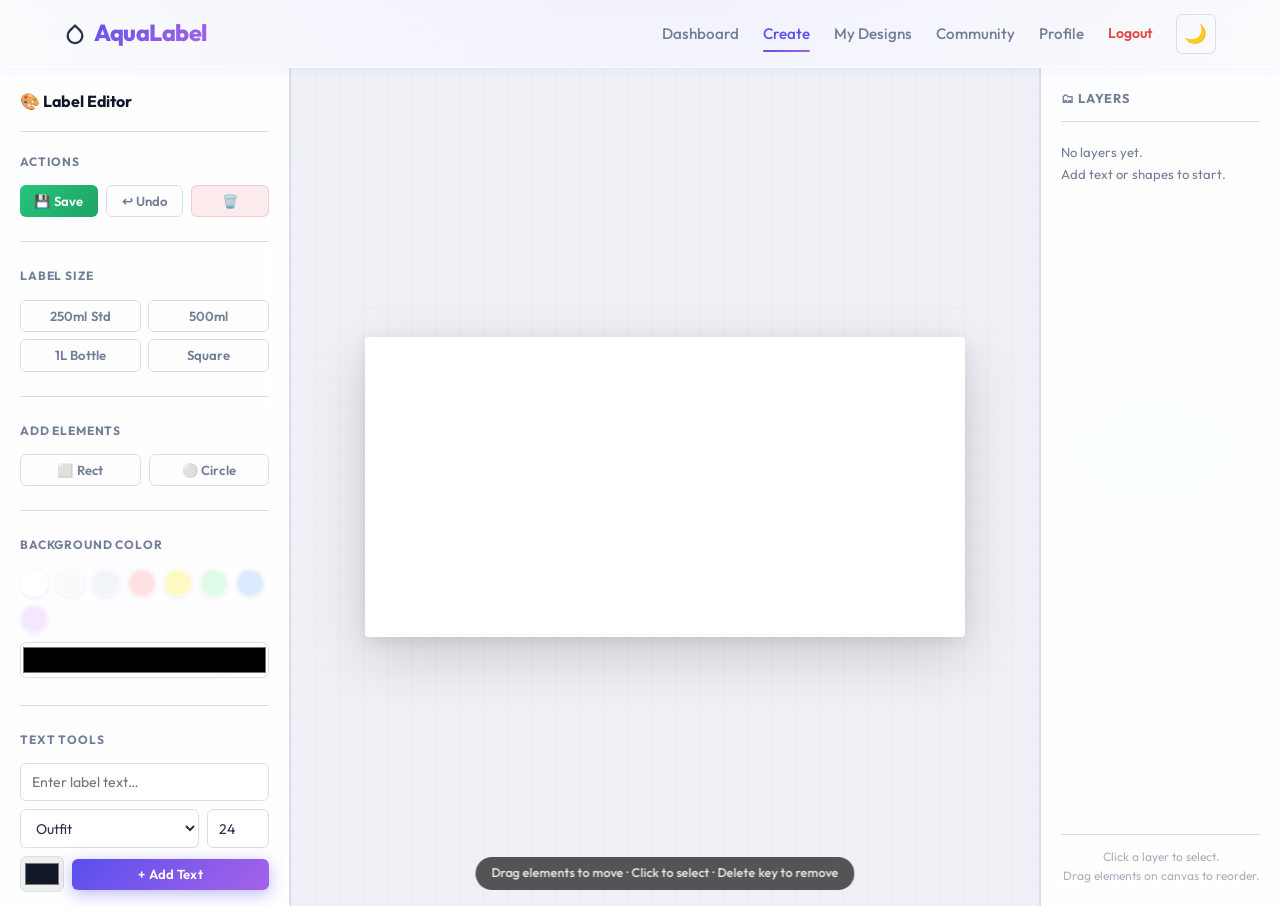
<file: pages/design.html>
<!DOCTYPE html>
<html lang="en">
<head>
  <meta charset="UTF-8" />
  <meta name="viewport" content="width=device-width, initial-scale=1.0" />
  <title>Label Editor — AquaLabel</title>
  <meta name="description" content="Design custom water bottle labels with the AquaLabel drag-and-drop editor." />
  <link rel="stylesheet" href="../css/style.css" />
  <link href="https://fonts.googleapis.com/css2?family=Outfit:wght@300;400;500;600;700;800;900&display=swap" rel="stylesheet" />
  <script>
    (function () {
      const t = localStorage.getItem("theme");
      const d = window.matchMedia("(prefers-color-scheme: dark)").matches;
      if (t === "dark" || (!t && d)) document.documentElement.setAttribute("data-theme", "dark");
    })();
  </script>
</head>
<body style="overflow: hidden;">

  <!-- NAVBAR rendered by main.js -->

  <div class="editor-container">

    <!-- ── LEFT TOOLBAR ── -->
    <aside class="toolbar">
      <div class="toolbar-header">
        <h2>🎨 Label Editor</h2>
      </div>

      <div class="tool-group">
        <h3>Actions</h3>
        <div style="display: grid; grid-template-columns: 1fr 1fr 1fr; gap: 0.5rem;">
          <button class="btn btn-success btn-sm" id="save-project-btn" title="Save Design">💾 Save</button>
          <button class="btn btn-ghost btn-sm" id="undo-btn" title="Undo (Ctrl+Z)">↩ Undo</button>
          <button class="btn btn-sm" id="clear-btn" title="Clear Canvas" style="background: hsla(0,72%,58%,0.1); color: var(--danger); border: 1px solid hsla(0,72%,58%,0.2);">🗑️</button>
        </div>
      </div>

      <div class="tool-group">
        <h3>Label Size</h3>
        <div style="display: grid; grid-template-columns: 1fr 1fr; gap: 0.45rem;">
          <button class="btn btn-ghost btn-sm" onclick="editor.resize(600, 300)">250ml Std</button>
          <button class="btn btn-ghost btn-sm" onclick="editor.resize(800, 400)">500ml</button>
          <button class="btn btn-ghost btn-sm" onclick="editor.resize(900, 300)">1L Bottle</button>
          <button class="btn btn-ghost btn-sm" onclick="editor.resize(400, 400)">Square</button>
        </div>
      </div>

      <div class="tool-group">
        <h3>Add Elements</h3>
        <div style="display: flex; gap: 0.5rem;">
          <button class="btn btn-ghost btn-sm" id="add-rect-btn" title="Add Rectangle" style="flex:1;">⬜ Rect</button>
          <button class="btn btn-ghost btn-sm" id="add-circle-btn" title="Add Circle" style="flex:1;">⚪ Circle</button>
        </div>
      </div>

      <div class="tool-group">
        <h3>Background Color</h3>
        <div class="color-picker-wrapper" id="bg-colors"></div>
        <input type="color" id="custom-bg-color" style="width: 100%; height: 36px; margin-top: 0.6rem; cursor: pointer; border-radius: var(--radius-xs); border: 1.5px solid var(--border); background: none;" title="Custom Color" />
      </div>

      <div class="tool-group">
        <h3>Text Tools</h3>
        <input type="text" id="text-input" placeholder="Enter label text…" style="margin-bottom: 0.5rem;" />
        <div style="display: flex; gap: 0.5rem; margin-bottom: 0.5rem;">
          <select id="font-family" style="flex: 2;">
            <option value="Outfit, sans-serif">Outfit</option>
            <option value="Georgia, serif">Serif</option>
            <option value="cursive">Handwritten</option>
            <option value="monospace">Mono</option>
            <option value="Impact, sans-serif">Impact</option>
          </select>
          <input type="number" id="text-size" value="24" min="8" max="200" style="width: 62px;" />
        </div>
        <div style="display: flex; gap: 0.5rem; align-items: center;">
          <input type="color" id="text-color" value="#111827" style="height: 36px; width: 44px; padding: 2px; border: 1.5px solid var(--border); border-radius: var(--radius-xs); cursor: pointer; flex-shrink: 0;" />
          <button class="btn btn-primary btn-sm" id="add-text-btn" style="flex: 1;">+ Add Text</button>
        </div>
      </div>

      <div class="tool-group">
        <h3>Images</h3>
        <p style="font-size: 0.78rem; color: var(--text-muted); margin-bottom: 0.5rem;">Upload or drag &amp; drop from desktop</p>
        <label class="btn btn-outline btn-sm" style="width: 100%; cursor: pointer; justify-content: center;">
          📁 Upload Image / Logo
          <input type="file" id="image-upload" accept="image/*" style="display: none;" />
        </label>
      </div>

      <div id="properties-panel" class="tool-group" style="display: none;">
        <h3>Properties</h3>
        <div id="prop-content"></div>
      </div>

      <div class="tool-group" style="margin-top: auto;">
        <div id="selection-tools" style="display: none; margin-bottom: 1rem;">
          <h3>Selection</h3>
          <div style="display: flex; gap: 0.5rem; margin-bottom: 0.5rem;">
            <button class="btn btn-ghost btn-sm" onclick="editor.moveLayer('up')" style="flex:1;">⬆ Front</button>
            <button class="btn btn-ghost btn-sm" onclick="editor.moveLayer('down')" style="flex:1;">⬇ Back</button>
          </div>
          <button class="btn btn-sm" id="delete-el-btn" style="width:100%; background: hsla(0,72%,58%,0.1); color: var(--danger); border: 1px solid hsla(0,72%,58%,0.2);">🗑️ Remove Element</button>
        </div>
        <button class="btn btn-sm" id="preview-btn" style="width: 100%; margin-bottom: 0.5rem; background: linear-gradient(135deg, hsl(270,75%,65%), hsl(244,82%,62%)); color: white;">
          👓 Preview on Bottle
        </button>
        <button class="btn btn-primary btn-sm" id="export-btn" style="width: 100%;">
          ⬇ Export PNG
        </button>
      </div>
    </aside>

    <!-- ── CANVAS ── -->
    <main class="canvas-area">
      <canvas id="editor-canvas"></canvas>
      <div class="canvas-hint">Drag elements to move · Click to select · Delete key to remove</div>
    </main>

    <!-- ── RIGHT LAYERS PANEL ── -->
    <aside class="layers-panel">
      <h3>🗂 Layers</h3>
      <div id="layers-list" style="display: flex; flex-direction: column; gap: 0.3rem; flex: 1;">
        <p style="font-size: 0.82rem; color: var(--text-muted); margin-top: 0.5rem;" id="layers-empty">
          No layers yet.<br/>Add text or shapes to start.
        </p>
      </div>
      <div style="border-top: 1px solid var(--border); padding-top: 0.75rem; margin-top: 0.75rem;">
        <p style="font-size: 0.75rem; color: var(--text-faint); text-align: center;">
          Click a layer to select.<br/>Drag elements on canvas to reorder.
        </p>
      </div>
    </aside>
  </div>

  <!-- ── 3D BOTTLE PREVIEW MODAL ── -->
  <div id="preview-modal" class="modal-overlay">
    <div class="modal-content">
      <h2>Live Bottle Preview</h2>
      <div class="bottle-scene">
        <div class="bottle-container">
          <div class="bottle-cap"></div>
          <div class="bottle-neck"></div>
          <div class="bottle-body">
            <div class="bottle-highlight"></div>
            <div id="bottle-label" class="bottle-label-wrap"></div>
          </div>
        </div>
      </div>
      <button class="btn btn-outline" onclick="document.getElementById('preview-modal').style.display='none'" style="width: 100%;">
        ✕ Close Preview
      </button>
    </div>
  </div>

  <script src="../js/data.js"></script>
  <script src="../js/main.js"></script>
  <script src="../js/editor.js"></script>
</body>
</html>
</file>
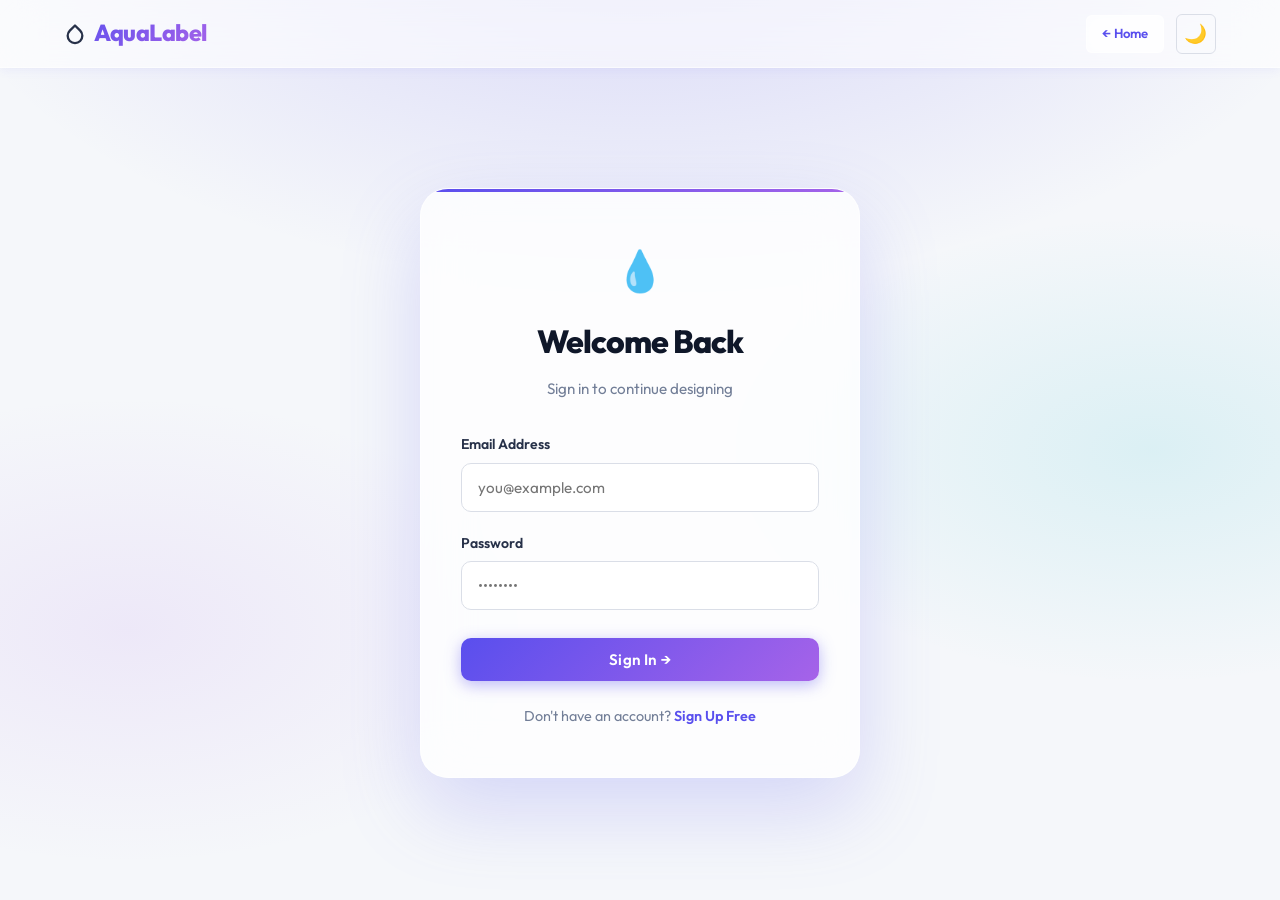
<file: pages/login.html>
<!DOCTYPE html>
<html lang="en">
<head>
  <meta charset="UTF-8" />
  <meta name="viewport" content="width=device-width, initial-scale=1.0" />
  <title>Sign In — AquaLabel</title>
  <meta name="description" content="Sign in to your AquaLabel account to access your designs and dashboard." />
  <link rel="stylesheet" href="../css/style.css" />
  <link href="https://fonts.googleapis.com/css2?family=Outfit:wght@300;400;500;600;700;800;900&display=swap" rel="stylesheet" />
  <script>
    (function () {
      const t = localStorage.getItem("theme");
      const d = window.matchMedia("(prefers-color-scheme: dark)").matches;
      if (t === "dark" || (!t && d)) document.documentElement.setAttribute("data-theme", "dark");
    })();
  </script>
</head>
<body>
  <div class="auth-container">
    <div class="auth-card">
      <div style="font-size: 2.5rem; margin-bottom: 0.75rem;">💧</div>
      <h2>Welcome Back</h2>
      <p class="auth-subtitle">Sign in to continue designing</p>

      <form action="dashboard.html" method="get" id="login-form">
        <div class="form-group">
          <label for="login-email">Email Address</label>
          <input type="email" id="login-email" placeholder="you@example.com" required />
        </div>
        <div class="form-group">
          <label for="login-password">Password</label>
          <input type="password" id="login-password" placeholder="••••••••" required />
        </div>
        <button type="submit" class="btn btn-primary" style="width: 100%; margin-top: 0.5rem;">
          Sign In →
        </button>
      </form>

      <div class="auth-footer">
        Don't have an account? <a href="signup.html">Sign Up Free</a>
      </div>
    </div>
  </div>

  <script src="../js/main.js"></script>
</body>
</html>
</file>
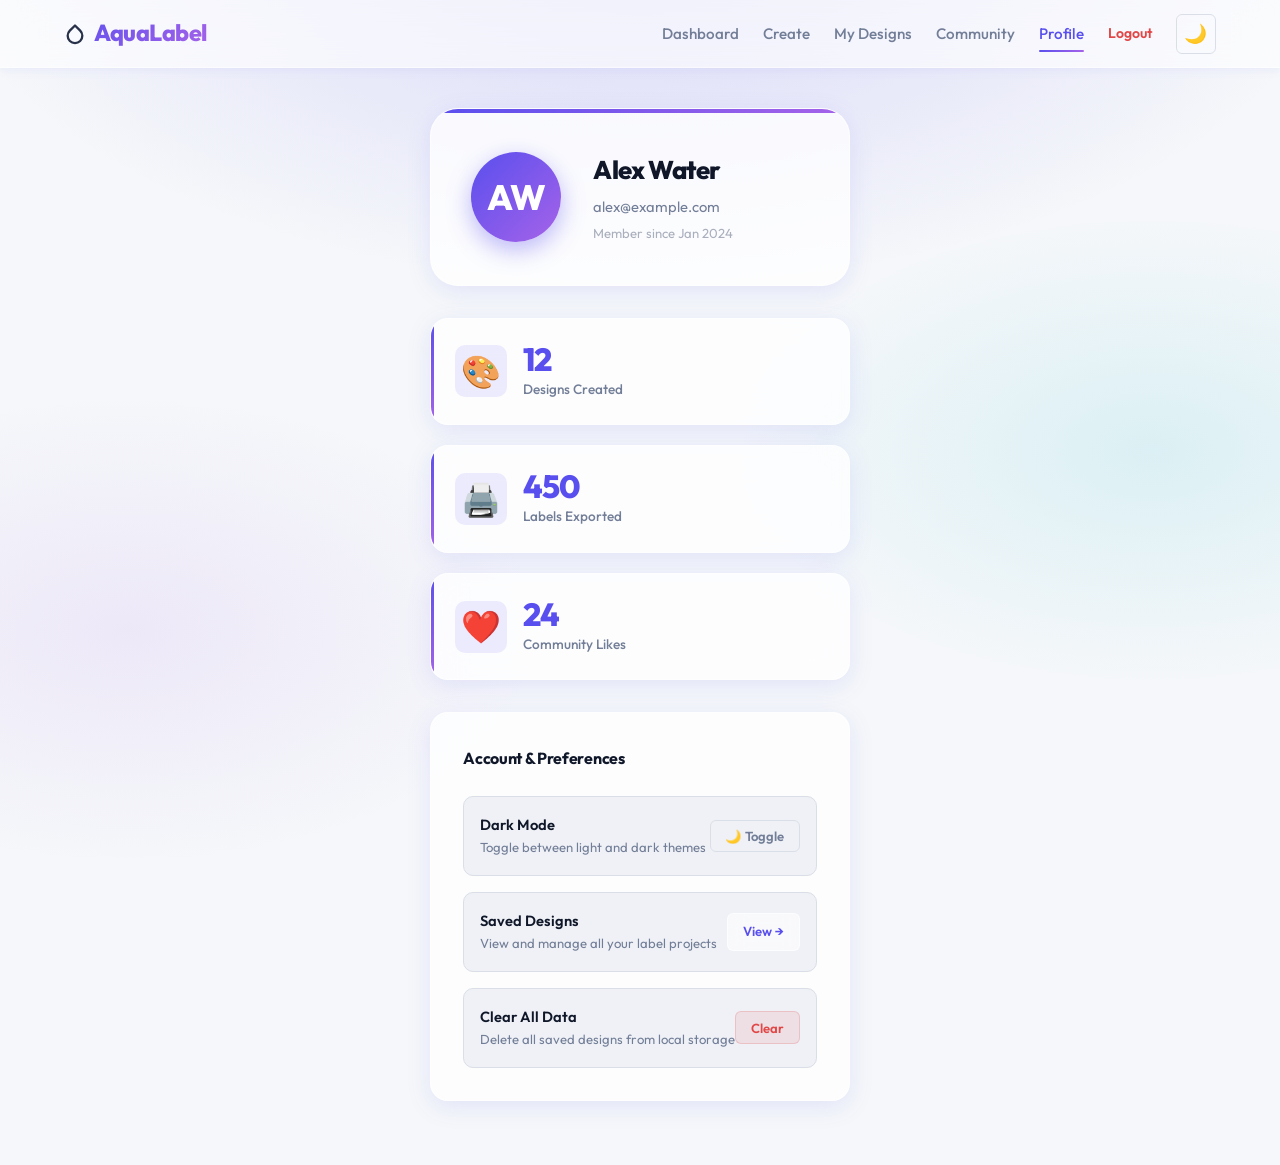
<file: pages/profile.html>
<!DOCTYPE html>
<html lang="en">
<head>
  <meta charset="UTF-8" />
  <meta name="viewport" content="width=device-width, initial-scale=1.0" />
  <title>My Profile — AquaLabel</title>
  <meta name="description" content="View and manage your AquaLabel profile, stats, and account details." />
  <link rel="stylesheet" href="../css/style.css" />
  <link href="https://fonts.googleapis.com/css2?family=Outfit:wght@300;400;500;600;700;800;900&display=swap" rel="stylesheet" />
  <script>
    (function () {
      const t = localStorage.getItem("theme");
      const d = window.matchMedia("(prefers-color-scheme: dark)").matches;
      if (t === "dark" || (!t && d)) document.documentElement.setAttribute("data-theme", "dark");
    })();
  </script>
</head>
<body>

  <div class="container" style="padding-top: 2.5rem; padding-bottom: 4rem; max-width: 700px;">

    <div class="profile-header-card">
      <div class="profile-avatar" id="p-avatar">?</div>
      <div class="profile-info">
        <h2 id="p-name">Loading…</h2>
        <p id="p-email">…</p>
        <p style="margin-top: 0.25rem; font-size: 0.82rem; color: var(--text-faint);" id="p-joined">Member since …</p>
      </div>
    </div>

    <div class="stats-grid" style="margin-bottom: 2rem;">
      <div class="stat-card" style="animation-delay:0.05s;">
        <div class="stat-icon">🎨</div>
        <div>
          <div class="stat-value" id="p-created">0</div>
          <div class="stat-label">Designs Created</div>
        </div>
      </div>
      <div class="stat-card" style="animation-delay:0.12s;">
        <div class="stat-icon">🖨️</div>
        <div>
          <div class="stat-value" id="p-printed">0</div>
          <div class="stat-label">Labels Exported</div>
        </div>
      </div>
      <div class="stat-card" style="animation-delay:0.19s;">
        <div class="stat-icon">❤️</div>
        <div>
          <div class="stat-value">24</div>
          <div class="stat-label">Community Likes</div>
        </div>
      </div>
    </div>

    <div style="background: var(--bg-card); border: 1px solid var(--glass-border); border-radius: var(--radius); padding: 2rem; box-shadow: var(--shadow-md);">
      <h3 style="font-size: 1rem; font-weight: 700; color: var(--text-heading); margin-bottom: 1.5rem; letter-spacing: -0.02em;">Account &amp; Preferences</h3>

      <div style="display: flex; flex-direction: column; gap: 1rem;">
        <div style="display: flex; align-items: center; justify-content: space-between; padding: 1rem; background: var(--bg-page); border-radius: var(--radius-sm); border: 1px solid var(--border);">
          <div>
            <div style="font-weight: 600; font-size: 0.92rem; color: var(--text-heading);">Dark Mode</div>
            <div style="font-size: 0.82rem; color: var(--text-muted);">Toggle between light and dark themes</div>
          </div>
          <button id="profile-theme-toggle" class="btn btn-ghost btn-sm">🌙 Toggle</button>
        </div>

        <div style="display: flex; align-items: center; justify-content: space-between; padding: 1rem; background: var(--bg-page); border-radius: var(--radius-sm); border: 1px solid var(--border);">
          <div>
            <div style="font-weight: 600; font-size: 0.92rem; color: var(--text-heading);">Saved Designs</div>
            <div style="font-size: 0.82rem; color: var(--text-muted);">View and manage all your label projects</div>
          </div>
          <a href="saved-designs.html" class="btn btn-outline btn-sm">View →</a>
        </div>

        <div style="display: flex; align-items: center; justify-content: space-between; padding: 1rem; background: var(--bg-page); border-radius: var(--radius-sm); border: 1px solid var(--border);">
          <div>
            <div style="font-weight: 600; font-size: 0.92rem; color: var(--text-heading);">Clear All Data</div>
            <div style="font-size: 0.82rem; color: var(--text-muted);">Delete all saved designs from local storage</div>
          </div>
          <button onclick="clearData()" class="btn btn-sm" style="background:hsla(0,72%,58%,0.1);color:var(--danger);border:1px solid hsla(0,72%,58%,0.2);">Clear</button>
        </div>
      </div>
    </div>
  </div>

  <script src="../js/data.js"></script>
  <script src="../js/main.js"></script>
  <script>
    document.addEventListener("DOMContentLoaded", () => {
      const user = window.App.Data.getUser();
      if (user) {
        const initials = user.name.split(' ').map(n => n[0]).join('').slice(0, 2).toUpperCase();
        document.getElementById("p-avatar").textContent = initials;
        document.getElementById("p-name").textContent = user.name;
        document.getElementById("p-email").textContent = user.email;
        document.getElementById("p-joined").textContent = `Member since ${user.joined}`;
        document.getElementById("p-created").textContent = user.stats.created;
        document.getElementById("p-printed").textContent = user.stats.printed;
      }
      document.getElementById("profile-theme-toggle").addEventListener("click", () => {
        const isDark = document.documentElement.getAttribute("data-theme") === "dark";
        if (isDark) { document.documentElement.removeAttribute("data-theme"); localStorage.setItem("theme", "light"); }
        else { document.documentElement.setAttribute("data-theme", "dark"); localStorage.setItem("theme", "dark"); }
        window.App.showToast("Theme switched!", "info");
      });
    });

    window.clearData = () => {
      if (confirm("This will delete ALL your saved designs. Are you sure?")) {
        localStorage.removeItem("app_designs");
        window.App.showToast("All designs cleared.", "info");
        setTimeout(() => location.reload(), 800);
      }
    };
  </script>
</body>
</html>
</file>
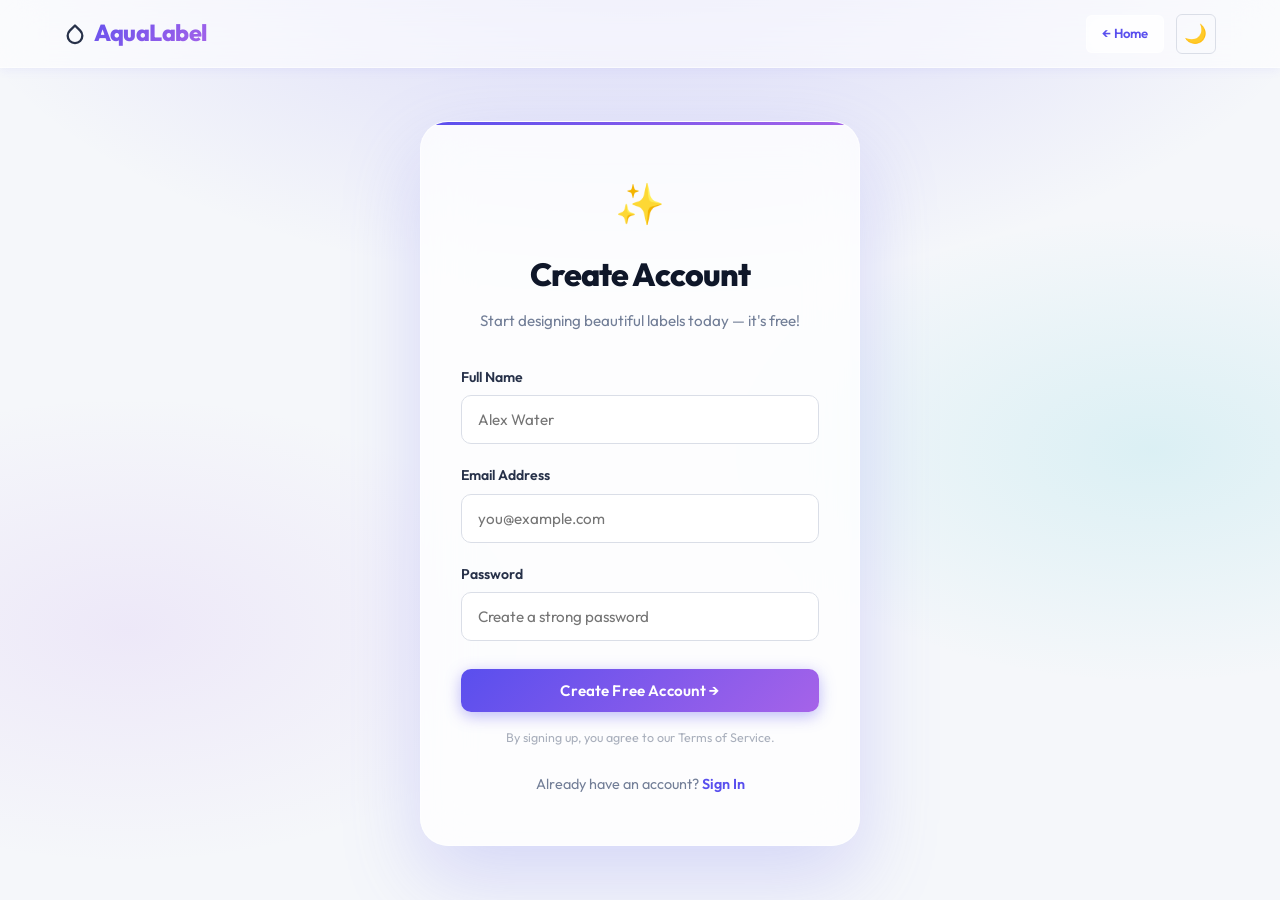
<file: pages/signup.html>
<!DOCTYPE html>
<html lang="en">
<head>
  <meta charset="UTF-8" />
  <meta name="viewport" content="width=device-width, initial-scale=1.0" />
  <title>Create Account — AquaLabel</title>
  <meta name="description" content="Join AquaLabel and start creating beautiful custom water bottle labels for free." />
  <link rel="stylesheet" href="../css/style.css" />
  <link href="https://fonts.googleapis.com/css2?family=Outfit:wght@300;400;500;600;700;800;900&display=swap" rel="stylesheet" />
  <script>
    (function () {
      const t = localStorage.getItem("theme");
      const d = window.matchMedia("(prefers-color-scheme: dark)").matches;
      if (t === "dark" || (!t && d)) document.documentElement.setAttribute("data-theme", "dark");
    })();
  </script>
</head>
<body>
  <div class="auth-container">
    <div class="auth-card">
      <div style="font-size: 2.5rem; margin-bottom: 0.75rem;">✨</div>
      <h2>Create Account</h2>
      <p class="auth-subtitle">Start designing beautiful labels today — it's free!</p>

      <form action="dashboard.html" method="get" id="signup-form">
        <div class="form-group">
          <label for="signup-name">Full Name</label>
          <input type="text" id="signup-name" placeholder="Alex Water" required />
        </div>
        <div class="form-group">
          <label for="signup-email">Email Address</label>
          <input type="email" id="signup-email" placeholder="you@example.com" required />
        </div>
        <div class="form-group">
          <label for="signup-password">Password</label>
          <input type="password" id="signup-password" placeholder="Create a strong password" required />
        </div>
        <button type="submit" class="btn btn-primary" style="width: 100%; margin-top: 0.5rem;">
          Create Free Account →
        </button>
      </form>

      <p style="font-size: 0.78rem; color: var(--text-faint); margin-top: 1rem; text-align: center;">
        By signing up, you agree to our Terms of Service.
      </p>
      <div class="auth-footer">
        Already have an account? <a href="login.html">Sign In</a>
      </div>
    </div>
  </div>

  <script src="../js/main.js"></script>
</body>
</html>
</file>
<file: css/style.css>
/* =====================================================
   AquaLabel — Premium Design System
   Modern Oasis Aesthetic: Indigo · Teal · Midnight
   ===================================================== */

@import url('https://fonts.googleapis.com/css2?family=Outfit:wght@300;400;500;600;700;800;900&family=DM+Sans:ital,opsz,wght@0,9..40,300;0,9..40,400;0,9..40,500;1,9..40,300&display=swap');

/* ─── CSS Custom Properties ─── */
:root {
  /* Palette */
  --hue-primary: 244;
  --hue-accent:  185;

  --primary:        hsl(244, 82%, 62%);
  --primary-dark:   hsl(244, 82%, 50%);
  --primary-light:  hsl(244, 90%, 72%);
  --primary-glow:   hsla(244, 82%, 62%, 0.40);
  --primary-subtle: hsla(244, 82%, 62%, 0.10);

  --secondary:      hsl(270, 75%, 65%);
  --accent:         hsl(185, 75%, 45%);
  --accent-soft:    hsla(185, 75%, 45%, 0.15);
  --accent-2:       hsl(330, 80%, 65%);

  --success:  hsl(152, 68%, 46%);
  --warning:  hsl(38,  92%, 55%);
  --danger:   hsl(0,   72%, 58%);

  /* Backgrounds */
  --bg-body:    hsl(220, 30%, 97%);
  --bg-page:    hsl(223, 27%, 95%);
  --bg-card:    rgba(255, 255, 255, 0.75);
  --bg-card-hover: rgba(255, 255, 255, 0.92);
  --bg-surface: rgba(255, 255, 255, 0.88);

  /* Glass */
  --glass-bg:     rgba(255, 255, 255, 0.60);
  --glass-border: rgba(255, 255, 255, 0.55);
  --glass-shadow: 0 8px 32px rgba(99, 102, 241, 0.10);

  /* Text */
  --text-heading: hsl(222, 47%, 11%);
  --text-main:    hsl(222, 30%, 22%);
  --text-muted:   hsl(220, 15%, 52%);
  --text-faint:   hsl(220, 12%, 70%);

  /* Border */
  --border:       hsl(220, 20%, 88%);
  --border-focus: var(--primary);

  /* Gradients */
  --gradient-primary: linear-gradient(135deg, var(--primary) 0%, var(--secondary) 100%);
  --gradient-accent:  linear-gradient(135deg, var(--accent) 0%, var(--primary) 100%);
  --gradient-hero:    radial-gradient(ellipse 80% 60% at 50% -10%,
                        hsla(244, 82%, 62%, 0.20) 0%,
                        transparent 70%),
                      radial-gradient(ellipse 50% 40% at 90% 50%,
                        hsla(185, 75%, 45%, 0.12) 0%,
                        transparent 65%),
                      radial-gradient(ellipse 50% 40% at 10% 70%,
                        hsla(270, 75%, 65%, 0.10) 0%,
                        transparent 65%);

  /* Radii */
  --radius:    18px;
  --radius-sm: 10px;
  --radius-xs:  6px;
  --radius-xl: 28px;

  /* Shadows */
  --shadow-xs: 0 1px 4px rgba(0,0,0,0.06);
  --shadow-sm: 0 2px 10px rgba(99, 102, 241, 0.08);
  --shadow-md: 0 6px 24px rgba(99, 102, 241, 0.13);
  --shadow-lg: 0 16px 48px rgba(99, 102, 241, 0.18);
  --shadow-xl: 0 32px 80px rgba(99, 102, 241, 0.22);

  /* Motion */
  --transition:  all 0.28s cubic-bezier(0.4, 0, 0.2, 1);
  --spring:      all 0.4s cubic-bezier(0.34, 1.56, 0.64, 1);

  /* Typography */
  --font-main:    'Outfit', 'DM Sans', sans-serif;
  --font-display: 'Outfit', sans-serif;
}

/* ─── Dark Theme ─── */
[data-theme="dark"] {
  --bg-body:       hsl(220, 28%, 7%);
  --bg-page:       hsl(220, 26%, 10%);
  --bg-card:       rgba(30, 34, 54, 0.72);
  --bg-card-hover: rgba(38, 42, 65, 0.90);
  --bg-surface:    rgba(28, 32, 50, 0.88);
  --glass-bg:      rgba(22, 26, 44, 0.65);
  --glass-border:  rgba(255, 255, 255, 0.08);
  --glass-shadow:  0 8px 32px rgba(0, 0, 0, 0.40);

  --text-heading: hsl(222, 30%, 97%);
  --text-main:    hsl(220, 20%, 82%);
  --text-muted:   hsl(220, 14%, 52%);
  --text-faint:   hsl(220, 12%, 38%);

  --border:       hsl(220, 20%, 18%);

  --shadow-xs: 0 1px 4px rgba(0,0,0,0.20);
  --shadow-sm: 0 2px 10px rgba(0,0,0,0.25);
  --shadow-md: 0 6px 24px rgba(0,0,0,0.35);
  --shadow-lg: 0 16px 48px rgba(0,0,0,0.45);
  --shadow-xl: 0 32px 80px rgba(0,0,0,0.55);

  --gradient-hero: radial-gradient(ellipse 80% 60% at 50% -10%,
                      hsla(244, 82%, 62%, 0.25) 0%,
                      transparent 70%),
                   radial-gradient(ellipse 50% 40% at 90% 50%,
                      hsla(185, 75%, 45%, 0.15) 0%,
                      transparent 65%),
                   radial-gradient(ellipse 50% 40% at 10% 70%,
                      hsla(270, 75%, 65%, 0.12) 0%,
                      transparent 65%);
}

/* ─── Compatibility mappings ─── */
:root {
  --bg-dark:      var(--bg-body);
  --bg-gradient:  var(--bg-body);
  --primary-hover: var(--primary-dark);
  --radius-lg:    var(--radius);
}

/* ═══════════════════════════════════════════════════
   ANIMATIONS
   ═══════════════════════════════════════════════════ */
@keyframes fadeUp {
  from { opacity: 0; transform: translateY(24px); }
  to   { opacity: 1; transform: translateY(0); }
}
@keyframes fadeIn {
  from { opacity: 0; transform: translateY(10px); }
  to   { opacity: 1; transform: translateY(0); }
}
@keyframes slideIn {
  from { transform: translateX(100%); opacity: 0; }
  to   { transform: translateX(0); opacity: 1; }
}
@keyframes scaleIn {
  from { opacity: 0; transform: scale(0.92); }
  to   { opacity: 1; transform: scale(1); }
}
@keyframes shimmer {
  0%   { transform: translateX(-100%); }
  100% { transform: translateX(100%); }
}
@keyframes float {
  0%, 100% { transform: translateY(0px) rotate(0deg); }
  33%       { transform: translateY(-12px) rotate(1deg); }
  66%       { transform: translateY(-6px) rotate(-1deg); }
}
@keyframes pulse-ring {
  0%   { transform: scale(0.8); opacity: 1; }
  100% { transform: scale(2); opacity: 0; }
}
@keyframes gradientShift {
  0%, 100% { background-position: 0% 50%; }
  50%       { background-position: 100% 50%; }
}
@keyframes orbFloat {
  0%   { transform: translate(0, 0) scale(1); }
  33%  { transform: translate(30px, -20px) scale(1.05); }
  66%  { transform: translate(-20px, 10px) scale(0.95); }
  100% { transform: translate(0, 0) scale(1); }
}

.fade-up  { animation: fadeUp  0.6s ease-out forwards; }
.fade-in  { animation: fadeIn  0.5s ease-out forwards; }
.scale-in { animation: scaleIn 0.4s ease-out forwards; }

/* ═══════════════════════════════════════════════════
   RESET & BASE
   ═══════════════════════════════════════════════════ */
*, *::before, *::after {
  box-sizing: border-box;
  margin: 0;
  padding: 0;
}

html { scroll-behavior: smooth; }

body {
  font-family: var(--font-main);
  background-color: var(--bg-body);
  background-image: var(--gradient-hero);
  background-attachment: fixed;
  color: var(--text-main);
  line-height: 1.65;
  min-height: 100vh;
  display: flex;
  flex-direction: column;
  transition: background-color 0.4s ease, color 0.3s ease;
  -webkit-font-smoothing: antialiased;
}

a { text-decoration: none; color: inherit; }
ul { list-style: none; }
img { max-width: 100%; display: block; }
button { font-family: var(--font-main); cursor: pointer; }

/* Custom Cursors */
.cursor-nwse { cursor: nwse-resize; }
.cursor-nesw { cursor: nesw-resize; }
.cursor-move  { cursor: move; }

/* ═══════════════════════════════════════════════════
   UTILITIES
   ═══════════════════════════════════════════════════ */
.container {
  max-width: 1200px;
  margin: 0 auto;
  padding: 0 1.5rem;
}
.text-gradient {
  background: var(--gradient-primary);
  background-clip: text;
  -webkit-background-clip: text;
  -webkit-text-fill-color: transparent;
}
.section-pad { padding: 5rem 0; }

/* ═══════════════════════════════════════════════════
   BUTTONS
   ═══════════════════════════════════════════════════ */
.btn {
  padding: 0.75rem 1.5rem;
  border-radius: var(--radius-sm);
  font-weight: 600;
  font-size: 0.95rem;
  letter-spacing: 0.01em;
  transition: var(--transition);
  position: relative;
  overflow: hidden;
  border: none;
  display: inline-flex;
  align-items: center;
  justify-content: center;
  gap: 0.4rem;
  cursor: pointer;
  white-space: nowrap;
}

.btn::after {
  content: '';
  position: absolute;
  inset: 0;
  background: rgba(255,255,255,0);
  transition: background 0.2s ease;
}
.btn:hover::after { background: rgba(255,255,255,0.08); }
.btn:active { transform: scale(0.97); }

.btn-primary {
  background: var(--gradient-primary);
  color: white;
  box-shadow: 0 4px 16px var(--primary-glow);
}
.btn-primary:hover {
  transform: translateY(-2px);
  box-shadow: 0 8px 28px var(--primary-glow);
}

.btn-outline {
  background: var(--glass-bg);
  color: var(--primary);
  border: 1.5px solid var(--glass-border);
  backdrop-filter: blur(8px);
  -webkit-backdrop-filter: blur(8px);
}
.btn-outline:hover {
  background: var(--primary-subtle);
  border-color: var(--primary);
  transform: translateY(-2px);
}

[data-theme="dark"] .btn-outline {
  color: var(--primary-light);
  border-color: rgba(255,255,255,0.15);
}
[data-theme="dark"] .btn-outline:hover {
  border-color: var(--primary-light);
}

.btn-ghost {
  background: transparent;
  color: var(--text-muted);
  border: 1px solid var(--border);
}
.btn-ghost:hover {
  background: var(--primary-subtle);
  color: var(--primary);
  border-color: var(--primary);
}

.btn-danger {
  background: linear-gradient(135deg, var(--danger), hsl(0, 72%, 48%));
  color: white;
}
.btn-danger:hover { transform: translateY(-2px); }

.btn-success {
  background: linear-gradient(135deg, var(--success), hsl(152, 68%, 38%));
  color: white;
}
.btn-success:hover { transform: translateY(-2px); }

.btn-sm {
  padding: 0.45rem 0.9rem;
  font-size: 0.82rem;
  border-radius: var(--radius-xs);
}
.btn-lg {
  padding: 1rem 2rem;
  font-size: 1.05rem;
  border-radius: var(--radius-sm);
}

/* ═══════════════════════════════════════════════════
   NAVBAR
   ═══════════════════════════════════════════════════ */
.navbar {
  background: var(--glass-bg);
  backdrop-filter: blur(20px);
  -webkit-backdrop-filter: blur(20px);
  border-bottom: 1px solid var(--glass-border);
  padding: 0.85rem 0;
  position: sticky;
  top: 0;
  z-index: 200;
  box-shadow: var(--shadow-sm);
  transition: var(--transition);
}

.nav-container {
  display: flex;
  justify-content: space-between;
  align-items: center;
}

.logo {
  font-size: 1.45rem;
  font-weight: 800;
  background: var(--gradient-primary);
  background-clip: text;
  -webkit-background-clip: text;
  -webkit-text-fill-color: transparent;
  display: flex;
  align-items: center;
  gap: 0.5rem;
  letter-spacing: -0.02em;
}
.logo svg { flex-shrink: 0; }

.nav-links {
  display: flex;
  align-items: center;
  gap: 1.5rem;
}

.nav-links a {
  font-weight: 500;
  font-size: 0.95rem;
  color: var(--text-muted);
  transition: var(--transition);
  position: relative;
  padding: 0.25rem 0;
}
.nav-links a::after {
  content: '';
  position: absolute;
  width: 0;
  height: 2px;
  bottom: -2px;
  left: 0;
  background: var(--gradient-primary);
  border-radius: 2px;
  transition: width 0.3s ease;
}
.nav-links a:hover,
.nav-links a.active { color: var(--primary); }
.nav-links a:hover::after,
.nav-links a.active::after { width: 100%; }

/* ═══════════════════════════════════════════════════
   AUTH PAGES
   ═══════════════════════════════════════════════════ */
.auth-container {
  min-height: calc(100vh - 70px);
  display: flex;
  align-items: center;
  justify-content: center;
  padding: 2rem;
}

.auth-card {
  background: var(--bg-card);
  backdrop-filter: blur(24px);
  -webkit-backdrop-filter: blur(24px);
  border: 1px solid var(--glass-border);
  padding: 3rem 2.5rem;
  border-radius: var(--radius-xl);
  box-shadow: var(--shadow-xl);
  width: 100%;
  max-width: 440px;
  text-align: center;
  animation: scaleIn 0.5s cubic-bezier(0.34, 1.56, 0.64, 1);
  position: relative;
  overflow: hidden;
}
.auth-card::before {
  content: '';
  position: absolute;
  top: 0; left: 0; right: 0;
  height: 3px;
  background: var(--gradient-primary);
}

.auth-card h2 {
  color: var(--text-heading);
  font-weight: 800;
  font-size: 2rem;
  margin-bottom: 0.5rem;
  letter-spacing: -0.03em;
}
.auth-card .auth-subtitle {
  color: var(--text-muted);
  font-size: 0.95rem;
  margin-bottom: 2rem;
}

.form-group {
  margin-bottom: 1.25rem;
  text-align: left;
}
.form-group label {
  display: block;
  margin-bottom: 0.4rem;
  font-weight: 600;
  font-size: 0.88rem;
  color: var(--text-main);
}
.form-group input,
.form-group select,
.form-group textarea {
  width: 100%;
  padding: 0.875rem 1rem;
  border: 1.5px solid var(--border);
  border-radius: var(--radius-sm);
  font-size: 0.95rem;
  font-family: var(--font-main);
  background: var(--bg-surface);
  transition: var(--transition);
  color: var(--text-main);
  outline: none;
}
.form-group input:focus,
.form-group select:focus {
  border-color: var(--primary);
  background: var(--bg-card-hover);
  box-shadow: 0 0 0 3px var(--primary-subtle);
}
[data-theme="dark"] .form-group input,
[data-theme="dark"] .form-group select {
  background: rgba(30, 34, 54, 0.6);
  border-color: var(--border);
  color: var(--text-main);
}

.auth-footer {
  margin-top: 1.5rem;
  font-size: 0.9rem;
  color: var(--text-muted);
}
.auth-footer a { color: var(--primary); font-weight: 600; }
.auth-footer a:hover { text-decoration: underline; }

/* ═══════════════════════════════════════════════════
   HERO — LANDING PAGE
   ═══════════════════════════════════════════════════ */
.hero {
  padding: 7rem 0 5rem;
  position: relative;
  overflow: hidden;
  text-align: center;
}

/* Decorative Orbs */
.hero-orb {
  position: absolute;
  border-radius: 50%;
  filter: blur(60px);
  pointer-events: none;
  z-index: 0;
}
.hero-orb-1 {
  width: 520px; height: 520px;
  background: radial-gradient(circle, hsla(244,82%,62%,0.18) 0%, transparent 70%);
  top: -160px; left: -100px;
  animation: orbFloat 14s ease-in-out infinite;
}
.hero-orb-2 {
  width: 400px; height: 400px;
  background: radial-gradient(circle, hsla(185,75%,45%,0.14) 0%, transparent 70%);
  top: 100px; right: -80px;
  animation: orbFloat 18s ease-in-out infinite reverse;
}
.hero-orb-3 {
  width: 300px; height: 300px;
  background: radial-gradient(circle, hsla(270,75%,65%,0.12) 0%, transparent 70%);
  bottom: -80px; left: 40%;
  animation: orbFloat 22s ease-in-out infinite 3s;
}

.hero .container { position: relative; z-index: 1; }

.hero-badge {
  display: inline-flex;
  align-items: center;
  gap: 0.4rem;
  background: var(--primary-subtle);
  border: 1px solid hsla(244, 82%, 62%, 0.25);
  color: var(--primary);
  padding: 0.4rem 1rem;
  border-radius: 100px;
  font-size: 0.82rem;
  font-weight: 600;
  letter-spacing: 0.04em;
  text-transform: uppercase;
  margin-bottom: 1.5rem;
  animation: fadeUp 0.6s ease-out;
}

.hero h1 {
  font-size: clamp(2.4rem, 7vw, 5.5rem);
  font-weight: 900;
  line-height: 1.05;
  letter-spacing: -0.04em;
  color: var(--text-heading);
  margin-bottom: 1.5rem;
  animation: fadeUp 0.7s 0.1s ease-out both;
}
.hero h1 .highlight {
  background: var(--gradient-primary);
  background-clip: text;
  -webkit-background-clip: text;
  -webkit-text-fill-color: transparent;
}

.hero-desc {
  font-size: clamp(1rem, 2.5vw, 1.25rem);
  color: var(--text-muted);
  max-width: 640px;
  margin: 0 auto 2.5rem;
  line-height: 1.7;
  animation: fadeUp 0.7s 0.2s ease-out both;
}

.hero-cta {
  display: flex;
  gap: 1rem;
  justify-content: center;
  flex-wrap: wrap;
  animation: fadeUp 0.7s 0.3s ease-out both;
  margin-bottom: 4rem;
}

.hero-visual {
  max-width: 760px;
  margin: 0 auto;
  animation: fadeUp 0.8s 0.4s ease-out both;
  position: relative;
}
.hero-visual img {
  width: 100%;
  border-radius: var(--radius-xl);
  box-shadow: var(--shadow-xl);
  border: 1px solid var(--glass-border);
}
.hero-visual-shine {
  position: absolute;
  inset: 0;
  border-radius: var(--radius-xl);
  background: linear-gradient(135deg, rgba(255,255,255,0.08) 0%, transparent 60%);
  pointer-events: none;
}

/* Stats strip */
.hero-stats {
  display: flex;
  justify-content: center;
  gap: 3rem;
  flex-wrap: wrap;
  margin-top: 4rem;
  animation: fadeUp 0.8s 0.5s ease-out both;
}
.hero-stat-item { text-align: center; }
.hero-stat-value {
  font-size: 2.2rem;
  font-weight: 800;
  background: var(--gradient-primary);
  background-clip: text;
  -webkit-background-clip: text;
  -webkit-text-fill-color: transparent;
  letter-spacing: -0.03em;
}
.hero-stat-label {
  font-size: 0.85rem;
  color: var(--text-muted);
  font-weight: 500;
  margin-top: 0.15rem;
}

/* ═══════════════════════════════════════════════════
   SECTION HEADER
   ═══════════════════════════════════════════════════ */
.section-header {
  text-align: center;
  margin-bottom: 3.5rem;
}
.section-tag {
  display: inline-block;
  background: var(--primary-subtle);
  color: var(--primary);
  border: 1px solid hsla(244, 82%, 62%, 0.2);
  padding: 0.3rem 0.8rem;
  border-radius: 100px;
  font-size: 0.78rem;
  font-weight: 700;
  text-transform: uppercase;
  letter-spacing: 0.06em;
  margin-bottom: 0.9rem;
}
.section-header h2 {
  font-size: clamp(1.8rem, 4vw, 2.8rem);
  font-weight: 800;
  color: var(--text-heading);
  letter-spacing: -0.03em;
  margin-bottom: 0.75rem;
}
.section-header p {
  font-size: 1rem;
  color: var(--text-muted);
  max-width: 540px;
  margin: 0 auto;
}

/* ═══════════════════════════════════════════════════
   FEATURE CARDS
   ═══════════════════════════════════════════════════ */
.features-grid {
  display: grid;
  grid-template-columns: repeat(auto-fit, minmax(260px, 1fr));
  gap: 1.5rem;
  padding: 4rem 0;
}

.feature-card {
  background: var(--bg-card);
  backdrop-filter: blur(16px);
  -webkit-backdrop-filter: blur(16px);
  border: 1px solid var(--glass-border);
  padding: 2.2rem 2rem;
  border-radius: var(--radius);
  box-shadow: var(--shadow-md);
  transition: var(--transition);
  animation: fadeUp 0.6s ease-out both;
  position: relative;
  overflow: hidden;
}
.feature-card::before {
  content: '';
  position: absolute;
  top: 0; left: 0; right: 0;
  height: 2px;
  background: var(--gradient-primary);
  opacity: 0;
  transition: opacity 0.3s ease;
}
.feature-card:hover {
  transform: translateY(-6px);
  box-shadow: var(--shadow-lg);
  border-color: hsla(244, 82%, 62%, 0.25);
  background: var(--bg-card-hover);
}
.feature-card:hover::before { opacity: 1; }

.feature-icon-wrap {
  width: 56px; height: 56px;
  background: var(--gradient-primary);
  border-radius: 14px;
  display: flex;
  align-items: center;
  justify-content: center;
  margin-bottom: 1.25rem;
  box-shadow: 0 8px 20px var(--primary-glow);
  font-size: 1.5rem;
}
.feature-icon { font-size: 2rem; color: var(--primary); margin-bottom: 1rem; } /* legacy compat */

.feature-card h3 {
  font-size: 1.15rem;
  font-weight: 700;
  color: var(--text-heading);
  margin-bottom: 0.5rem;
  letter-spacing: -0.02em;
}
.feature-card p {
  font-size: 0.92rem;
  color: var(--text-muted);
  line-height: 1.65;
}

/* ═══════════════════════════════════════════════════
   HOW IT WORKS — Steps
   ═══════════════════════════════════════════════════ */
.steps-grid {
  display: grid;
  grid-template-columns: repeat(auto-fit, minmax(220px, 1fr));
  gap: 2rem;
  position: relative;
}
.step-card {
  text-align: center;
  padding: 2.5rem 1.5rem;
  background: var(--bg-card);
  border: 1px solid var(--glass-border);
  border-radius: var(--radius);
  box-shadow: var(--shadow-sm);
  transition: var(--transition);
  animation: fadeUp 0.6s ease-out both;
}
.step-card:hover { transform: translateY(-4px); box-shadow: var(--shadow-md); }
.step-number {
  width: 50px; height: 50px;
  background: var(--gradient-primary);
  border-radius: 50%;
  display: flex;
  align-items: center;
  justify-content: center;
  color: white;
  font-size: 1.2rem;
  font-weight: 800;
  margin: 0 auto 1.25rem;
  box-shadow: 0 6px 18px var(--primary-glow);
}
.step-card h3 {
  font-size: 1.1rem;
  font-weight: 700;
  color: var(--text-heading);
  margin-bottom: 0.5rem;
}
.step-card p { font-size: 0.9rem; color: var(--text-muted); }

/* ═══════════════════════════════════════════════════
   DASHBOARD
   ═══════════════════════════════════════════════════ */
.dashboard-header { margin-bottom: 2rem; }
.dashboard-header h1 {
  font-size: 2.2rem;
  font-weight: 800;
  color: var(--text-heading);
  letter-spacing: -0.03em;
}
.dashboard-header p { color: var(--text-muted); }

.stats-grid {
  display: grid;
  grid-template-columns: repeat(auto-fit, minmax(200px, 1fr));
  gap: 1.25rem;
  margin-bottom: 3rem;
}

.stat-card {
  background: var(--bg-card);
  backdrop-filter: blur(16px);
  -webkit-backdrop-filter: blur(16px);
  border: 1px solid var(--glass-border);
  padding: 1.5rem;
  border-radius: var(--radius);
  box-shadow: var(--shadow-md);
  display: flex;
  align-items: center;
  gap: 1rem;
  transition: var(--transition);
  animation: fadeUp 0.6s ease-out both;
  position: relative;
  overflow: hidden;
}
.stat-card::before {
  content: '';
  position: absolute;
  top: 0; left: 0; bottom: 0;
  width: 3px;
  background: var(--gradient-primary);
}
.stat-card:hover {
  transform: translateY(-3px);
  box-shadow: var(--shadow-lg);
}
.stat-icon {
  font-size: 2rem;
  width: 52px; height: 52px;
  background: var(--primary-subtle);
  border-radius: var(--radius-sm);
  display: flex;
  align-items: center;
  justify-content: center;
  flex-shrink: 0;
}
.stat-value {
  font-size: 2rem;
  font-weight: 800;
  color: var(--primary);
  letter-spacing: -0.03em;
  line-height: 1;
}
.stat-label {
  font-size: 0.85rem;
  color: var(--text-muted);
  font-weight: 500;
  margin-top: 0.2rem;
}

.dashboard-actions {
  display: grid;
  grid-template-columns: repeat(auto-fill, minmax(240px, 1fr));
  gap: 1.5rem;
}

.action-card {
  background: var(--bg-card);
  backdrop-filter: blur(16px);
  -webkit-backdrop-filter: blur(16px);
  border: 1px solid var(--glass-border);
  padding: 2rem;
  border-radius: var(--radius);
  box-shadow: var(--shadow-md);
  text-align: center;
  cursor: pointer;
  display: flex;
  flex-direction: column;
  align-items: center;
  justify-content: center;
  gap: 0.75rem;
  height: 180px;
  transition: var(--spring);
  animation: fadeUp 0.6s ease-out both;
  position: relative;
  overflow: hidden;
  text-decoration: none;
}
.action-card:hover {
  transform: translateY(-6px) scale(1.02);
  box-shadow: var(--shadow-xl);
  border-color: hsla(244, 82%, 62%, 0.35);
  background: var(--bg-card-hover);
}
.action-icon {
  font-size: 2.2rem;
  width: 60px; height: 60px;
  background: var(--gradient-primary);
  border-radius: 16px;
  display: flex;
  align-items: center;
  justify-content: center;
  box-shadow: 0 8px 20px var(--primary-glow);
}
.action-card h3 {
  font-size: 1.05rem;
  font-weight: 700;
  color: var(--text-heading);
}
.action-card p { font-size: 0.82rem; color: var(--text-muted); }

/* ═══════════════════════════════════════════════════
   LABEL EDITOR
   ═══════════════════════════════════════════════════ */
.editor-container {
  display: grid;
  grid-template-columns: 290px 1fr 240px;
  gap: 0;
  height: calc(100vh - 62px);
  overflow: hidden;
}

.toolbar {
  background: var(--bg-surface);
  backdrop-filter: blur(12px);
  -webkit-backdrop-filter: blur(12px);
  border-right: 1px solid var(--border);
  padding: 1.25rem;
  overflow-y: auto;
  display: flex;
  flex-direction: column;
  gap: 0;
  scrollbar-width: thin;
  scrollbar-color: var(--border) transparent;
}
.toolbar::-webkit-scrollbar { width: 4px; }
.toolbar::-webkit-scrollbar-thumb { background: var(--border); border-radius: 2px; }

.toolbar-header {
  display: flex;
  align-items: center;
  justify-content: space-between;
  margin-bottom: 1.25rem;
  padding-bottom: 1rem;
  border-bottom: 1px solid var(--border);
}
.toolbar-header h2 {
  font-size: 1rem;
  font-weight: 700;
  color: var(--text-heading);
  letter-spacing: -0.01em;
}

.canvas-area {
  background: var(--bg-page);
  background-image:
    linear-gradient(rgba(99,102,241,0.04) 1px, transparent 1px),
    linear-gradient(90deg, rgba(99,102,241,0.04) 1px, transparent 1px);
  background-size: 24px 24px;
  display: flex;
  align-items: center;
  justify-content: center;
  overflow: hidden;
  position: relative;
  border-left: 1px solid var(--border);
  border-right: 1px solid var(--border);
}

canvas {
  box-shadow: 0 20px 60px rgba(0,0,0,0.15), 0 4px 16px rgba(0,0,0,0.08);
  background: white;
  border-radius: 4px;
}

.canvas-hint {
  position: absolute;
  bottom: 16px;
  left: 50%;
  transform: translateX(-50%);
  background: rgba(0,0,0,0.65);
  backdrop-filter: blur(8px);
  color: rgba(255,255,255,0.9);
  padding: 0.4rem 1rem;
  border-radius: 100px;
  font-size: 0.78rem;
  font-weight: 500;
  pointer-events: none;
  white-space: nowrap;
}

.layers-panel {
  background: var(--bg-surface);
  backdrop-filter: blur(12px);
  -webkit-backdrop-filter: blur(12px);
  border-left: 1px solid var(--border);
  padding: 1.25rem;
  overflow-y: auto;
  display: flex;
  flex-direction: column;
  scrollbar-width: thin;
  scrollbar-color: var(--border) transparent;
}
.layers-panel::-webkit-scrollbar { width: 4px; }
.layers-panel::-webkit-scrollbar-thumb { background: var(--border); border-radius: 2px; }
.layers-panel h3 {
  font-size: 0.8rem;
  font-weight: 700;
  text-transform: uppercase;
  letter-spacing: 0.07em;
  color: var(--text-muted);
  padding-bottom: 0.75rem;
  border-bottom: 1px solid var(--border);
  margin-bottom: 0.75rem;
}

.layer-item {
  display: flex;
  align-items: center;
  gap: 0.6rem;
  padding: 0.55rem 0.7rem;
  border-radius: var(--radius-sm);
  cursor: pointer;
  transition: var(--transition);
  font-size: 0.85rem;
  color: var(--text-main);
  border: 1px solid transparent;
}
.layer-item:hover {
  background: var(--primary-subtle);
  border-color: hsla(244,82%,62%,0.15);
}
.layer-item.active {
  background: var(--primary-subtle);
  border-color: hsla(244,82%,62%,0.30);
  color: var(--primary);
  font-weight: 600;
}
.layer-icon { font-size: 0.9rem; flex-shrink: 0; }
.layer-name { flex: 1; overflow: hidden; text-overflow: ellipsis; white-space: nowrap; }
.layer-del {
  opacity: 0;
  transition: opacity 0.2s ease;
  color: var(--danger);
  font-size: 0.75rem;
  background: none;
  border: none;
  cursor: pointer;
  padding: 0.1rem 0.3rem;
}
.layer-item:hover .layer-del { opacity: 1; }

.tool-group {
  margin-bottom: 1.5rem;
  padding-bottom: 1.5rem;
  border-bottom: 1px solid var(--border);
}
.tool-group:last-child { border-bottom: none; }

.tool-group h3 {
  font-size: 0.75rem;
  font-weight: 700;
  text-transform: uppercase;
  letter-spacing: 0.07em;
  color: var(--text-muted);
  margin-bottom: 0.85rem;
}

.color-picker-wrapper {
  display: flex;
  gap: 0.5rem;
  flex-wrap: wrap;
}
.color-swatch {
  width: 28px; height: 28px;
  border-radius: 50%;
  cursor: pointer;
  border: 2px solid rgba(255,255,255,0.4);
  box-shadow: var(--shadow-xs);
  transition: var(--spring);
}
.color-swatch:hover { transform: scale(1.2); box-shadow: 0 4px 12px rgba(0,0,0,0.2); }
.color-swatch.active { border-color: var(--primary); transform: scale(1.15); box-shadow: 0 0 0 3px var(--primary-subtle); }

/* Toolbar Inputs */
.toolbar input[type="text"],
.toolbar input[type="number"],
.toolbar select {
  width: 100%;
  padding: 0.55rem 0.7rem;
  border: 1.5px solid var(--border);
  border-radius: var(--radius-xs);
  font-size: 0.88rem;
  font-family: var(--font-main);
  background: var(--bg-surface);
  color: var(--text-main);
  transition: var(--transition);
  outline: none;
}
.toolbar input:focus,
.toolbar select:focus {
  border-color: var(--primary);
  box-shadow: 0 0 0 2px var(--primary-subtle);
}
[data-theme="dark"] .toolbar input,
[data-theme="dark"] .toolbar select {
  background: rgba(20,24,38,0.6);
  border-color: var(--border);
}

/* Properties panel */
#properties-panel {
  background: var(--primary-subtle);
  border: 1px solid hsla(244, 82%, 62%, 0.15);
  padding: 1rem;
  border-radius: var(--radius-sm);
}

/* ═══════════════════════════════════════════════════
   SAVED & COMMUNITY GRIDS
   ═══════════════════════════════════════════════════ */
.designs-grid {
  display: grid;
  grid-template-columns: repeat(auto-fill, minmax(280px, 1fr));
  gap: 1.75rem;
}

.design-card {
  background: var(--bg-card);
  backdrop-filter: blur(16px);
  -webkit-backdrop-filter: blur(16px);
  border: 1px solid var(--glass-border);
  border-radius: var(--radius);
  overflow: hidden;
  box-shadow: var(--shadow-md);
  transition: var(--transition);
  animation: fadeUp 0.6s ease-out both;
}
.design-card:hover {
  transform: translateY(-6px);
  box-shadow: var(--shadow-xl);
  border-color: hsla(244, 82%, 62%, 0.25);
}

.design-preview {
  height: 190px;
  background: linear-gradient(135deg, hsl(220,30%,93%) 0%, hsl(240,30%,93%) 100%);
  display: flex;
  align-items: center;
  justify-content: center;
  overflow: hidden;
  position: relative;
}
[data-theme="dark"] .design-preview {
  background: linear-gradient(135deg, hsl(220,20%,14%) 0%, hsl(240,20%,16%) 100%);
}
.design-preview img {
  max-height: 80%;
  max-width: 90%;
  object-fit: contain;
}
.design-preview-placeholder {
  font-size: 3rem;
  opacity: 0.3;
}

.design-info {
  padding: 1.1rem 1.25rem;
}
.design-info h3 {
  font-size: 1rem;
  font-weight: 700;
  color: var(--text-heading);
  margin-bottom: 0.25rem;
}
.design-info .design-meta {
  font-size: 0.82rem;
  color: var(--text-muted);
  margin-bottom: 0.85rem;
}
.design-actions {
  display: flex;
  gap: 0.5rem;
}

/* Community Like Badge */
.like-badge {
  display: inline-flex;
  align-items: center;
  gap: 0.3rem;
  background: hsla(330,80%,65%,0.12);
  color: var(--accent-2);
  border-radius: 100px;
  padding: 0.2rem 0.6rem;
  font-size: 0.8rem;
  font-weight: 600;
}

/* ═══════════════════════════════════════════════════
   TOAST NOTIFICATIONS
   ═══════════════════════════════════════════════════ */
.toast-container {
  position: fixed;
  bottom: 1.75rem;
  right: 1.75rem;
  z-index: 9999;
  display: flex;
  flex-direction: column;
  gap: 0.75rem;
}

.toast {
  background: var(--bg-surface);
  backdrop-filter: blur(16px);
  -webkit-backdrop-filter: blur(16px);
  border: 1px solid var(--glass-border);
  border-left: 4px solid var(--primary);
  padding: 0.9rem 1.25rem;
  border-radius: var(--radius-sm);
  box-shadow: var(--shadow-lg);
  display: flex;
  align-items: center;
  gap: 0.75rem;
  min-width: 300px;
  max-width: 380px;
  animation: slideIn 0.3s cubic-bezier(0.4, 0, 0.2, 1);
  transition: opacity 0.3s ease, transform 0.3s ease;
}
.toast.success { border-left-color: var(--success); }
.toast.error   { border-left-color: var(--danger); }
.toast.info    { border-left-color: var(--primary); }
.toast.warning { border-left-color: var(--warning); }

.toast-icon { font-size: 1.1rem; flex-shrink: 0; }
.toast-content { flex: 1; }
.toast-title {
  font-weight: 700;
  font-size: 0.88rem;
  color: var(--text-heading);
  margin-bottom: 0.1rem;
}
.toast-msg { color: var(--text-muted); font-size: 0.82rem; }

/* ═══════════════════════════════════════════════════
   BOTTLE PREVIEW MODAL
   ═══════════════════════════════════════════════════ */
.modal-overlay {
  position: fixed;
  inset: 0;
  background: rgba(0,0,0,0.55);
  backdrop-filter: blur(8px);
  -webkit-backdrop-filter: blur(8px);
  display: none;
  justify-content: center;
  align-items: center;
  z-index: 3000;
  animation: fadeIn 0.25s ease-out;
}

.modal-content {
  background: var(--bg-surface);
  backdrop-filter: blur(24px);
  -webkit-backdrop-filter: blur(24px);
  border: 1px solid var(--glass-border);
  padding: 2.5rem 2rem;
  border-radius: var(--radius-xl);
  max-width: 92%;
  width: 480px;
  text-align: center;
  box-shadow: var(--shadow-xl);
  animation: scaleIn 0.35s cubic-bezier(0.34,1.56,0.64,1);
  position: relative;
  overflow: hidden;
}
.modal-content h2 {
  font-size: 1.4rem;
  font-weight: 800;
  color: var(--text-heading);
  margin-bottom: 1.5rem;
  letter-spacing: -0.03em;
}

/* Sleek Bottle */
.bottle-scene {
  perspective: 600px;
  display: flex;
  justify-content: center;
  margin-bottom: 1.5rem;
}
.bottle-container {
  width: 120px;
  height: 340px;
  position: relative;
  transform-style: preserve-3d;
  transform: rotateY(-8deg);
}
.bottle-body {
  position: absolute;
  bottom: 0;
  left: 50%;
  transform: translateX(-50%);
  width: 120px;
  height: 300px;
  background: linear-gradient(
    to right,
    rgba(180,220,240,0.55) 0%,
    rgba(200,230,248,0.85) 35%,
    rgba(210,235,252,0.95) 50%,
    rgba(190,225,245,0.80) 70%,
    rgba(160,210,240,0.55) 100%
  );
  border-radius: 14px 14px 18px 18px;
  box-shadow:
    inset -18px 0 30px rgba(0,0,0,0.08),
    inset 10px 0 20px rgba(255,255,255,0.5),
    0 30px 60px rgba(100,150,200,0.25),
    0 8px 24px rgba(0,0,0,0.12);
  overflow: hidden;
}
.bottle-highlight {
  position: absolute;
  top: 20px; left: 14px;
  width: 18px;
  height: 80%;
  background: linear-gradient(to bottom,
    rgba(255,255,255,0.7) 0%,
    rgba(255,255,255, 0.3) 50%,
    rgba(255,255,255,0.1) 100%);
  border-radius: 9px;
  pointer-events: none;
  z-index: 10;
}
.bottle-label-wrap {
  position: absolute;
  top: 50%; left: 0;
  width: 100%;
  height: 38%;
  transform: translateY(-50%);
  background-size: cover;
  background-position: center;
  box-shadow: inset 0 0 12px rgba(0,0,0,0.15);
  mix-blend-mode: multiply;
  opacity: 0.95;
}
.bottle-neck {
  position: absolute;
  top: 0; left: 50%;
  transform: translateX(-50%);
  width: 50px; height: 60px;
  background: linear-gradient(to right,
    rgba(180,220,240,0.5) 0%,
    rgba(210,235,252,0.9) 50%,
    rgba(180,220,240,0.5) 100%);
  border-radius: 6px 6px 0 0;
}
.bottle-cap {
  position: absolute;
  top: -18px; left: 50%;
  transform: translateX(-50%);
  width: 48px; height: 28px;
  background: linear-gradient(145deg, #334155, #1e293b);
  border-radius: 5px 5px 3px 3px;
  box-shadow: 0 4px 10px rgba(0,0,0,0.25);
}

/* ═══════════════════════════════════════════════════
   PROFILE PAGE
   ═══════════════════════════════════════════════════ */
.profile-header-card {
  background: var(--bg-card);
  border: 1px solid var(--glass-border);
  border-radius: var(--radius-xl);
  padding: 2.5rem;
  margin-bottom: 2rem;
  box-shadow: var(--shadow-md);
  display: flex;
  align-items: center;
  gap: 2rem;
  position: relative;
  overflow: hidden;
}
.profile-header-card::before {
  content: '';
  position: absolute;
  top: 0; left: 0; right: 0;
  height: 4px;
  background: var(--gradient-primary);
}
.profile-avatar {
  width: 90px; height: 90px;
  background: var(--gradient-primary);
  border-radius: 50%;
  display: flex;
  align-items: center;
  justify-content: center;
  font-size: 2.2rem;
  color: white;
  font-weight: 800;
  flex-shrink: 0;
  box-shadow: 0 8px 24px var(--primary-glow);
}
.profile-info h2 {
  font-size: 1.6rem;
  font-weight: 800;
  color: var(--text-heading);
  letter-spacing: -0.03em;
  margin-bottom: 0.2rem;
}
.profile-info p { color: var(--text-muted); font-size: 0.92rem; }

/* ═══════════════════════════════════════════════════
   FOOTER
   ═══════════════════════════════════════════════════ */
footer {
  background: var(--bg-surface);
  backdrop-filter: blur(16px);
  -webkit-backdrop-filter: blur(16px);
  border-top: 1px solid var(--border);
  padding: 2.5rem 0;
  margin-top: auto;
}
footer .footer-content {
  display: flex;
  align-items: center;
  justify-content: space-between;
  flex-wrap: wrap;
  gap: 1rem;
}
footer .footer-logo {
  font-size: 1.1rem;
  font-weight: 800;
  background: var(--gradient-primary);
  background-clip: text;
  -webkit-background-clip: text;
  -webkit-text-fill-color: transparent;
}
footer p { color: var(--text-muted); font-size: 0.88rem; }
footer .footer-links {
  display: flex;
  gap: 1.5rem;
}
footer .footer-links a {
  color: var(--text-muted);
  font-size: 0.88rem;
  font-weight: 500;
  transition: color 0.2s ease;
}
footer .footer-links a:hover { color: var(--primary); }

/* ═══════════════════════════════════════════════════
   SCROLLBAR (global)
   ═══════════════════════════════════════════════════ */
::-webkit-scrollbar { width: 6px; height: 6px; }
::-webkit-scrollbar-track { background: transparent; }
::-webkit-scrollbar-thumb { background: var(--border); border-radius: 3px; }
::-webkit-scrollbar-thumb:hover { background: var(--text-faint); }

/* ═══════════════════════════════════════════════════
   RESPONSIVE
   ═══════════════════════════════════════════════════ */
@media (max-width: 1024px) {
  .editor-container {
    grid-template-columns: 260px 1fr;
  }
  .layers-panel { display: none; }
}

@media (max-width: 768px) {
  .hero { padding: 4rem 0 3rem; }
  .hero h1 { font-size: 2.5rem; }
  .hero-stats { gap: 1.5rem; }

  .nav-links { display: none; }
  .nav-container::after {
    content: "☰";
    font-size: 1.4rem;
    cursor: pointer;
    color: var(--text-muted);
  }

  .editor-container {
    display: flex;
    flex-direction: column;
    height: auto;
    overflow: visible;
  }
  .canvas-area {
    height: 45vh;
    min-height: 280px;
    order: 1;
  }
  .toolbar { order: 2; max-height: none; border-right: none; border-top: 1px solid var(--border); }
  canvas { max-width: 95%; max-height: 95%; }

  .stats-grid { grid-template-columns: 1fr 1fr; }
  .features-grid { grid-template-columns: 1fr; }
  .steps-grid { grid-template-columns: 1fr; }
  .dashboard-actions { grid-template-columns: 1fr 1fr; }

  .profile-header-card { flex-direction: column; text-align: center; }

  footer .footer-content { flex-direction: column; text-align: center; }
  footer .footer-links { justify-content: center; }
}

@media (max-width: 480px) {
  .stats-grid { grid-template-columns: 1fr; }
  .dashboard-actions { grid-template-columns: 1fr; }
  .hero-cta { flex-direction: column; align-items: center; }
}
</file>
